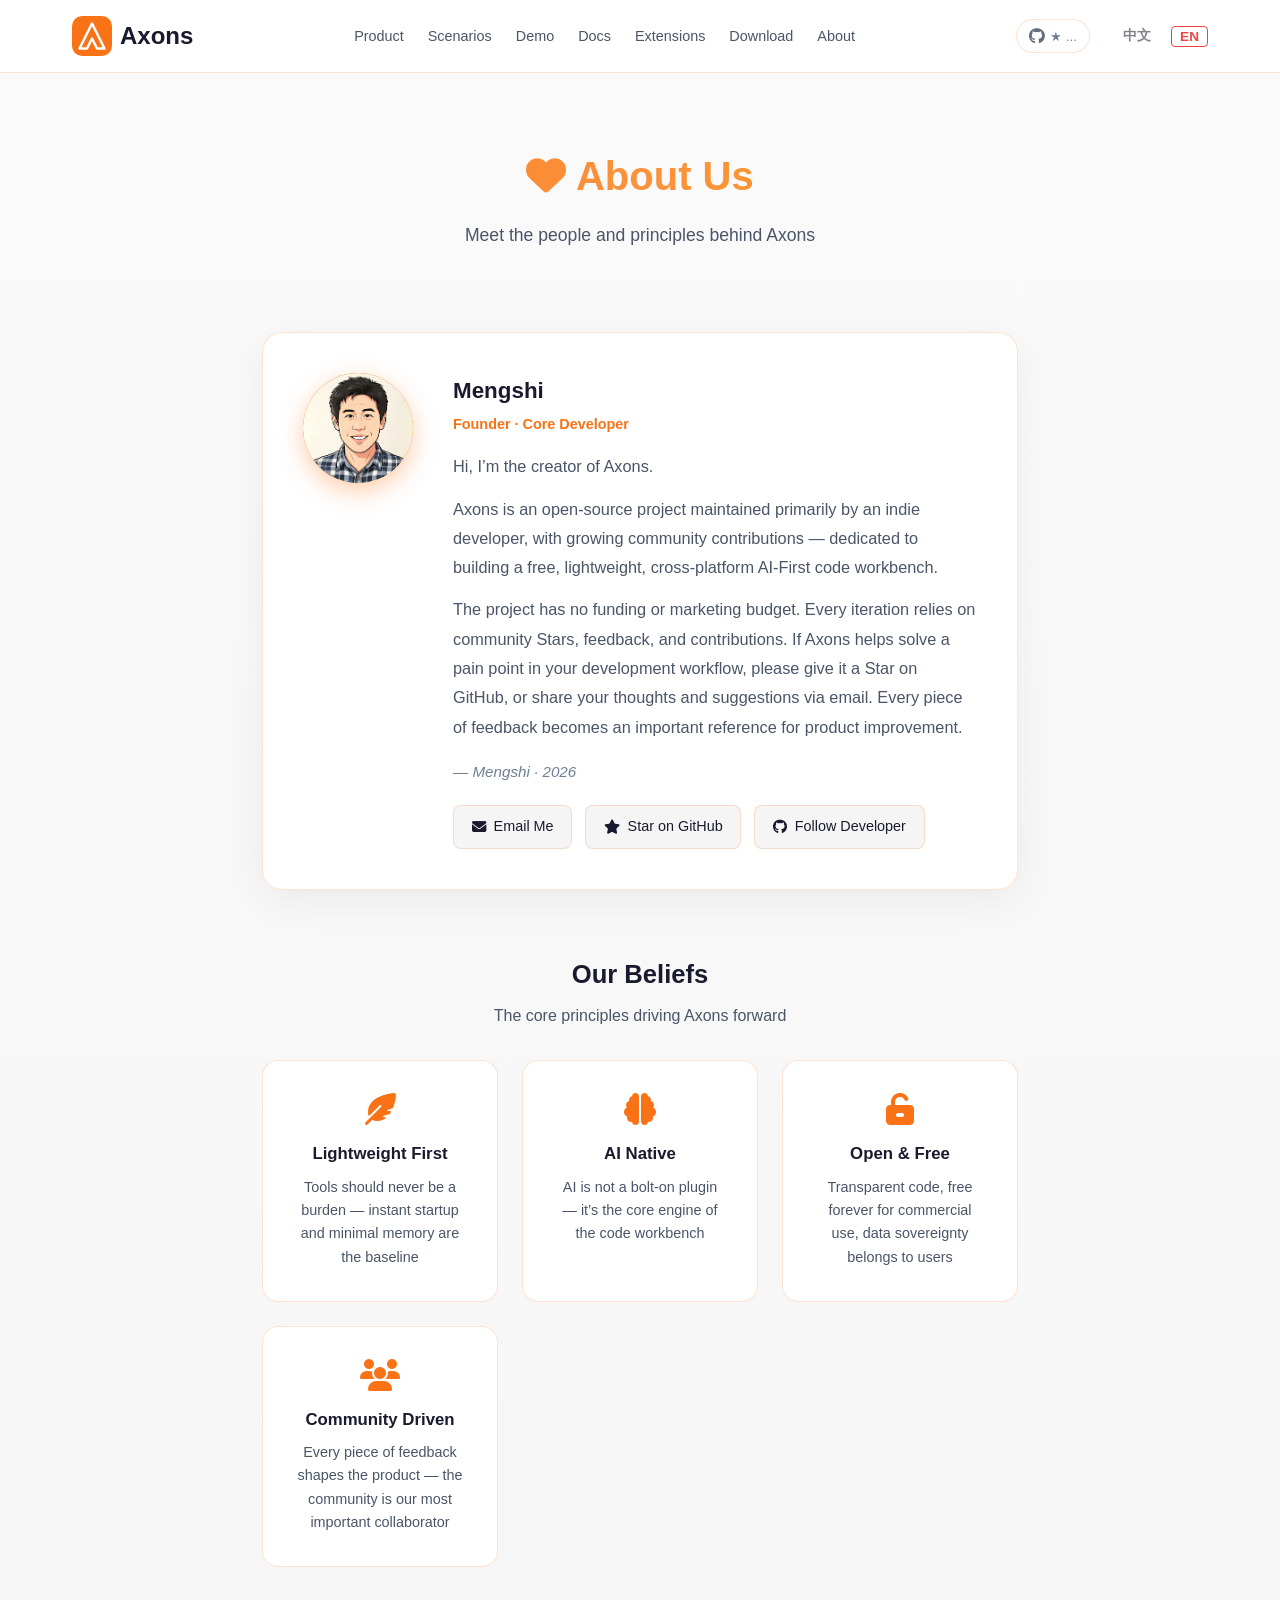
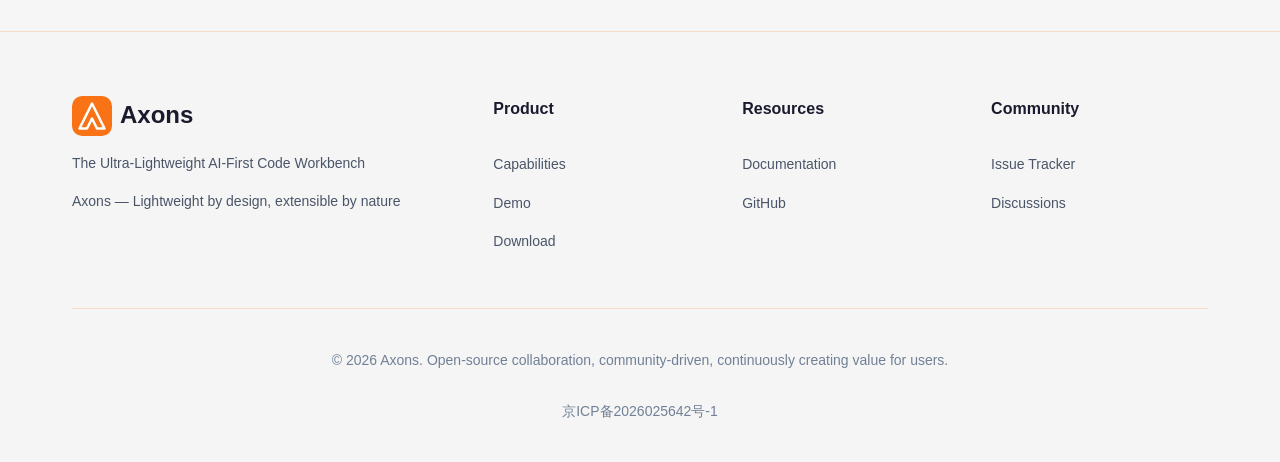
<file: web/about.html>
<!DOCTYPE html>
<html lang="zh-CN">

<head>
    <meta charset="UTF-8">
    <meta name="viewport" content="width=device-width, initial-scale=1.0">
    <title>Axons — 关于我们</title>
    <meta name="description" content="了解 Axons 团队与使命 — 致力于打造免费、轻量、跨平台的 AI-First 代码工作台。">
    <link rel="stylesheet" href="styles.css">
    <link rel="stylesheet" href="public/fontawesome/css/all.min.css">
    <link rel="icon" type="image/svg+xml" href="public/favicon.svg">
    <style>
        body {
            padding-top: 80px;
        }

        /* Hero */
        .about-hero {
            text-align: center;
            padding: 4rem 2rem 2rem;
            position: relative;
            z-index: 10;
        }

        .about-hero h1 {
            font-size: 2.5rem;
            font-weight: 800;
            margin-bottom: 0.75rem;
            background: var(--gradient-primary);
            -webkit-background-clip: text;
            -webkit-text-fill-color: transparent;
            background-clip: text;
        }

        .about-hero p {
            color: var(--text-secondary);
            font-size: 1.1rem;
            max-width: 560px;
            margin: 0 auto;
            line-height: 1.8;
        }

        /* Team section */
        .about-team {
            max-width: 820px;
            margin: 3rem auto 0;
            padding: 0 2rem;
        }

        .about-team-grid {
            display: grid;
            grid-template-columns: 1fr;
            gap: 2rem;
        }

        /* Member card — reuse bn-card structure from styles.css */
        .member-card {
            padding: 2.5rem;
            background: var(--bg-card);
            border: 1px solid var(--border-color);
            border-radius: 20px;
            box-shadow: 0 10px 40px rgba(0, 0, 0, 0.06);
            display: grid;
            grid-template-columns: auto 1fr;
            gap: 2.5rem;
            align-items: start;
            transition: var(--transition-base);
        }

        .member-card:hover {
            box-shadow: 0 12px 48px rgba(249, 115, 22, 0.1);
            border-color: rgba(249, 115, 22, 0.3);
        }

        .member-avatar-circle {
            width: 110px;
            height: 110px;
            border-radius: 50%;
            background: var(--gradient-primary);
            display: flex;
            align-items: center;
            justify-content: center;
            box-shadow: 0 8px 24px rgba(249, 115, 22, 0.35);
            overflow: hidden;
        }

        .member-avatar-circle img {
            width: 100%;
            height: 100%;
            object-fit: cover;
            border-radius: 50%;
        }

        .member-content h3 {
            font-size: 1.4rem;
            margin-bottom: 0.3rem;
            color: var(--text-primary);
        }

        .member-role {
            font-size: 0.9rem;
            color: var(--primary-color);
            font-weight: 600;
            margin-bottom: 1rem;
        }

        .member-content p {
            font-size: 1.02rem;
            line-height: 1.8;
            color: var(--text-secondary);
            margin-bottom: 0.8rem;
        }

        .member-signature {
            font-style: italic;
            color: var(--text-muted) !important;
            margin-top: 1rem !important;
            font-size: 0.95rem !important;
        }

        .member-actions {
            display: flex;
            flex-wrap: wrap;
            gap: 0.8rem;
            margin-top: 1.2rem;
        }

        .member-action-btn {
            display: inline-flex;
            align-items: center;
            gap: 0.5rem;
            padding: 0.6rem 1.1rem;
            background: var(--bg-darker);
            border: 1px solid var(--border-color);
            border-radius: 8px;
            color: var(--text-primary);
            text-decoration: none;
            font-size: 0.9rem;
            font-weight: 500;
            transition: var(--transition-base);
        }

        .member-action-btn:hover {
            border-color: var(--primary-color);
            color: var(--primary-color);
            transform: translateY(-1px);
            background: rgba(249, 115, 22, 0.04);
        }

        /* Values section */
        .about-values {
            max-width: 820px;
            margin: 4rem auto 0;
            padding: 0 2rem;
        }

        .values-grid {
            display: grid;
            grid-template-columns: repeat(auto-fit, minmax(220px, 1fr));
            gap: 1.5rem;
            margin-top: 2rem;
        }

        .value-card {
            padding: 2rem;
            background: var(--bg-card);
            border: 1px solid var(--border-color);
            border-radius: 16px;
            text-align: center;
            transition: var(--transition-base);
        }

        .value-card:hover {
            border-color: rgba(249, 115, 22, 0.3);
            transform: translateY(-2px);
            box-shadow: 0 8px 32px rgba(249, 115, 22, 0.08);
        }

        .value-card i {
            font-size: 2rem;
            color: var(--primary-color);
            margin-bottom: 1rem;
        }

        .value-card h4 {
            font-size: 1.05rem;
            margin-bottom: 0.5rem;
            color: var(--text-primary);
        }

        .value-card p {
            font-size: 0.9rem;
            color: var(--text-secondary);
            line-height: 1.6;
        }

        @media (max-width: 720px) {
            .member-card {
                grid-template-columns: 1fr;
                padding: 2rem 1.5rem;
                gap: 1.5rem;
                text-align: center;
            }

            .member-avatar-circle {
                margin: 0 auto;
            }

            .member-actions {
                justify-content: center;
            }
        }
    </style>
</head>

<body>
    <!-- Navigation bar -->
    <nav class="navbar">
        <div class="nav-container">
            <div class="logo">
                <img src="public/favicon.svg" alt="Axons Logo" class="logo-img">
                <span class="logo-text">Axons</span>
            </div>
            <ul class="nav-menu">
                <li><a href="/" data-i18n="nav.features">产品</a></li>
                <li><a href="/#users" data-i18n="nav.compare">场景</a></li>
                <li><a href="/#demo" data-i18n="nav.demo">演示</a></li>
                <li><a href="/docs" data-i18n="nav.docs">文档</a></li>
                <li><a href="/plugins" data-i18n="nav.plugins">扩展</a></li>
                <li><a href="/#download" data-i18n="nav.download">下载</a></li>
                <li><a href="/about" class="active" data-i18n="nav.about">关于</a></li>
            </ul>
            <div class="nav-actions">
                <a href="https://github.com/mengshi02/axons" target="_blank" rel="noopener" class="nav-github-link"
                    title="Star on GitHub">
                    <i class="fab fa-github"></i>
                    <span class="github-star-count" id="nav-github-stars">★ ...</span>
                </a>
                <div class="lang-switch">
                    <button class="lang-btn active" data-lang="zh">中文</button>
                    <button class="lang-btn" data-lang="en">EN</button>
                </div>
                <div class="hamburger">
                    <span></span>
                    <span></span>
                    <span></span>
                </div>
            </div>
        </div>
    </nav>

    <!-- Hero -->
    <div class="about-hero">
        <h1><i class="fas fa-heart"></i> <span data-i18n="about.hero.title">关于我们</span></h1>
        <p data-i18n="about.hero.subtitle">了解 Axons 背后的人与信念</p>
    </div>

    <!-- Team -->
    <div class="about-team">
        <div class="about-team-grid">
            <!-- Member: Mengshi -->
            <div class="member-card">
                <div class="member-avatar-circle">
                    <img src="snapscreen/me.webp" alt="Mengshi">
                </div>
                <div class="member-content">
                    <h3>Mengshi</h3>
                    <div class="member-role" data-i18n="about.member.mengshi.role">创始人 · 核心开发者</div>
                    <p data-i18n="about.member.mengshi.p1">嗨，我是 Axons 的作者。</p>
                    <p data-i18n="about.member.mengshi.p2">Axons 是一个核心由独立开发者维护、社区共同参与的开源项目，致力于打造免费、轻量、跨平台的 AI-First
                        代码工作台。</p>
                    <p data-i18n="about.member.mengshi.p3">项目目前没有融资、也没有市场预算，每一次迭代都离不开社区用户的 Star、反馈与贡献。如果 Axons
                        帮你解决了开发中的痛点，欢迎给项目点个 Star，也可以通过邮件或 GitHub 告诉我你的使用感受与建议。你的每一条反馈，都会成为产品优化的重要参考。</p>
                    <p class="member-signature" data-i18n="about.member.mengshi.sig">— Mengshi · 2026</p>
                    <div class="member-actions">
                        <a href="mailto:contact@axons.chat" class="member-action-btn">
                            <i class="fas fa-envelope"></i>
                            <span data-i18n="about.member.mengshi.email">发邮件给我</span>
                        </a>
                        <a href="https://github.com/mengshi02/axons" target="_blank" rel="noopener"
                            class="member-action-btn">
                            <i class="fas fa-star"></i>
                            <span data-i18n="about.member.mengshi.star">Star on GitHub</span>
                        </a>
                        <a href="https://github.com/mengshi02" target="_blank" rel="noopener" class="member-action-btn">
                            <i class="fab fa-github"></i>
                            <span data-i18n="about.member.mengshi.github">关注开发者</span>
                        </a>
                    </div>
                </div>
            </div>
        </div>
    </div>

    <!-- Values -->
    <div class="about-values">
        <h2 style="text-align:center;font-size:1.6rem;margin-bottom:0.5rem;" data-i18n="about.values.title">我们的信念</h2>
        <p style="text-align:center;color:var(--text-secondary);" data-i18n="about.values.subtitle">驱动 Axons 前行的核心原则</p>
        <div class="values-grid">
            <div class="value-card">
                <i class="fas fa-feather-alt"></i>
                <h4 data-i18n="about.values.lightweight.title">轻量至上</h4>
                <p data-i18n="about.values.lightweight.desc">工具不应成为负担，秒级启动、极低内存是底线</p>
            </div>
            <div class="value-card">
                <i class="fas fa-brain"></i>
                <h4 data-i18n="about.values.ai.title">AI 原生</h4>
                <p data-i18n="about.values.ai.desc">AI 不是外挂插件，而是代码工作台的核心引擎</p>
            </div>
            <div class="value-card">
                <i class="fas fa-unlock-alt"></i>
                <h4 data-i18n="about.values.opensource.title">开源免费</h4>
                <p data-i18n="about.values.opensource.desc">代码透明、永久免费商用，数据主权归属用户</p>
            </div>
            <div class="value-card">
                <i class="fas fa-users"></i>
                <h4 data-i18n="about.values.community.title">社区驱动</h4>
                <p data-i18n="about.values.community.desc">每一条反馈都在塑造产品，社区是最重要的协作者</p>
            </div>
        </div>
    </div>

    <div style="height:4rem;"></div>

    <!-- Footer -->
    <footer class="footer">
        <div class="container">
            <div class="footer-content">
                <div class="footer-brand">
                    <div class="logo">
                        <img src="public/favicon.svg" alt="Axons Logo" class="logo-img">
                        <span class="logo-text">Axons</span>
                    </div>
                    <p data-i18n="footer.tagline">极致轻量的 AI-First 代码工作台</p>
                    <p class="footer-mission" data-i18n="footer.mission">由独立开发者维护的开源项目 · 靠你的 Star 持续运转</p>
                </div>
                <div class="footer-links">
                    <div class="footer-column">
                        <h4 data-i18n="footer.product">产品</h4>
                        <a href="/#features" data-i18n="footer.features">核心能力</a>
                        <a href="/#demo" data-i18n="footer.demo">演示</a>
                        <a href="/#download" data-i18n="footer.download">下载</a>
                    </div>
                    <div class="footer-column">
                        <h4 data-i18n="footer.resources">资源</h4>
                        <a href="/docs" data-i18n="footer.docs">文档</a>
                        <a href="https://github.com/mengshi02/axons" target="_blank">GitHub</a>
                    </div>
                    <div class="footer-column">
                        <h4 data-i18n="footer.community">社区</h4>
                        <a href="https://github.com/mengshi02/axons/issues" target="_blank"
                            data-i18n="footer.issues">Issue Tracker</a>
                        <a href="https://github.com/mengshi02/axons/discussions" target="_blank"
                            data-i18n="footer.discussions">Discussions</a>
                    </div>
                </div>
            </div>
            <div class="footer-bottom">
                <p data-i18n="footer.copyright" data-i18n-html>© 2026 Axons. 开源共创，社区驱动，持续为用户创造价值。</p>
                <p class="footer-icp"><a href="https://beian.miit.gov.cn/" target="_blank"
                        rel="noopener">京ICP备2026025642号-1</a></p>
            </div>
        </div>
    </footer>

    <script>
        // ==================== i18n for about page ====================
        const aboutTranslations = {
            en: {
                // Navigation
                'nav.features': 'Product',
                'nav.compare': 'Scenarios',
                'nav.demo': 'Demo',
                'nav.docs': 'Docs',
                'nav.plugins': 'Extensions',
                'nav.download': 'Download',
                'nav.about': 'About',

                // Footer
                'footer.tagline': 'The Ultra-Lightweight AI-First Code Workbench',
                'footer.mission': 'Axons — Lightweight by design, extensible by nature',
                'footer.product': 'Product',
                'footer.features': 'Capabilities',
                'footer.demo': 'Demo',
                'footer.download': 'Download',
                'footer.resources': 'Resources',
                'footer.docs': 'Documentation',
                'footer.community': 'Community',
                'footer.issues': 'Issue Tracker',
                'footer.discussions': 'Discussions',
                'footer.indie': 'Open-source collaboration, community-driven, continuously creating value for users.',
                'footer.copyright': '&copy; ' + new Date().getFullYear() + ' Axons. Open-source collaboration, community-driven, continuously creating value for users.',

                // About page
                'about.hero.title': 'About Us',
                'about.hero.subtitle': 'Meet the people and principles behind Axons',
                'about.member.mengshi.role': 'Founder · Core Developer',
                'about.member.mengshi.p1': 'Hi, I\u2019m the creator of Axons.',
                'about.member.mengshi.p2': 'Axons is an open-source project maintained primarily by an indie developer, with growing community contributions — dedicated to building a free, lightweight, cross-platform AI-First code workbench.',
                'about.member.mengshi.p3': 'The project has no funding or marketing budget. Every iteration relies on community Stars, feedback, and contributions. If Axons helps solve a pain point in your development workflow, please give it a Star on GitHub, or share your thoughts and suggestions via email. Every piece of feedback becomes an important reference for product improvement.',
                'about.member.mengshi.sig': '— Mengshi · ' + new Date().getFullYear(),
                'about.member.mengshi.email': 'Email Me',
                'about.member.mengshi.star': 'Star on GitHub',
                'about.member.mengshi.github': 'Follow Developer',
                'about.values.title': 'Our Beliefs',
                'about.values.subtitle': 'The core principles driving Axons forward',
                'about.values.lightweight.title': 'Lightweight First',
                'about.values.lightweight.desc': 'Tools should never be a burden — instant startup and minimal memory are the baseline',
                'about.values.ai.title': 'AI Native',
                'about.values.ai.desc': 'AI is not a bolt-on plugin — it\u2019s the core engine of the code workbench',
                'about.values.opensource.title': 'Open & Free',
                'about.values.opensource.desc': 'Transparent code, free forever for commercial use, data sovereignty belongs to users',
                'about.values.community.title': 'Community Driven',
                'about.values.community.desc': 'Every piece of feedback shapes the product — the community is our most important collaborator'
            },
            zh: {
                // Navigation
                'nav.features': '产品',
                'nav.compare': '场景',
                'nav.demo': '演示',
                'nav.docs': '文档',
                'nav.plugins': '扩展',
                'nav.download': '下载',
                'nav.about': '关于',

                // Footer
                'footer.tagline': '极致轻量的 AI-First 代码工作台',
                'footer.mission': 'Axons — 轻量为基，扩展为魂',
                'footer.product': '产品',
                'footer.features': '核心能力',
                'footer.demo': '演示',
                'footer.download': '下载',
                'footer.resources': '资源',
                'footer.docs': '文档',
                'footer.community': '社区',
                'footer.issues': '问题反馈',
                'footer.discussions': '讨论区',
                'footer.indie': '开源共创，社区驱动，持续为用户创造价值。',
                'footer.copyright': '&copy; ' + new Date().getFullYear() + ' Axons. 开源共创，社区驱动，持续为用户创造价值。',

                // About page
                'about.hero.title': '关于我们',
                'about.hero.subtitle': '了解 Axons 背后的人与信念',
                'about.member.mengshi.role': '创始人 · 核心开发者',
                'about.member.mengshi.p1': '嗨，我是 Axons 的作者。',
                'about.member.mengshi.p2': 'Axons 是一个核心由独立开发者维护、社区共同参与的开源项目，致力于打造免费、轻量、跨平台的 AI-First 代码工作台。',
                'about.member.mengshi.p3': '项目目前没有融资、也没有市场预算，每一次迭代都离不开社区用户的 Star、反馈与贡献。如果 Axons 帮你解决了开发中的痛点，欢迎给项目点个 Star，也可以通过邮件或 GitHub 告诉我你的使用感受与建议。你的每一条反馈，都会成为产品优化的重要参考。',
                'about.member.mengshi.sig': '— Mengshi · ' + new Date().getFullYear(),
                'about.member.mengshi.email': '发邮件给我',
                'about.member.mengshi.star': 'Star on GitHub',
                'about.member.mengshi.github': '关注开发者',
                'about.values.title': '我们的信念',
                'about.values.subtitle': '驱动 Axons 前行的核心原则',
                'about.values.lightweight.title': '轻量至上',
                'about.values.lightweight.desc': '工具不应成为负担，秒级启动、极低内存是底线',
                'about.values.ai.title': 'AI 原生',
                'about.values.ai.desc': 'AI 不是外挂插件，而是代码工作台的核心引擎',
                'about.values.opensource.title': '开源免费',
                'about.values.opensource.desc': '代码透明、永久免费商用，数据主权归属用户',
                'about.values.community.title': '社区驱动',
                'about.values.community.desc': '每一条反馈都在塑造产品，社区是最重要的协作者'
            }
        };

        // Detect language
        let currentLang = localStorage.getItem('axons-lang') || (navigator.language.startsWith('zh') ? 'zh' : 'en');

        function t(key) {
            return (aboutTranslations[currentLang] && aboutTranslations[currentLang][key]) || key;
        }

        function applyAboutI18n() {
            document.querySelectorAll('[data-i18n]').forEach(el => {
                const key = el.getAttribute('data-i18n');
                const val = t(key);
                if (val && val !== key) {
                    if (el.hasAttribute('data-i18n-html')) {
                        el.innerHTML = val;
                    } else {
                        el.textContent = val;
                    }
                }
            });
            document.documentElement.lang = currentLang === 'zh' ? 'zh-CN' : 'en';
        }

        function setLang(lang) {
            currentLang = lang;
            localStorage.setItem('axons-lang', lang);
            applyAboutI18n();
        }

        // ==================== Language switch ====================
        document.querySelectorAll('.lang-btn').forEach(btn => {
            btn.addEventListener('click', () => {
                document.querySelectorAll('.lang-btn').forEach(b => b.classList.remove('active'));
                btn.classList.add('active');
                setLang(btn.dataset.lang);
            });
            if (btn.dataset.lang === currentLang) btn.classList.add('active');
            else btn.classList.remove('active');
        });

        // ==================== Mobile menu ====================
        const hamburger = document.querySelector('.hamburger');
        const navMenu = document.querySelector('.nav-menu');
        if (hamburger && navMenu) {
            hamburger.addEventListener('click', () => {
                hamburger.classList.toggle('active');
                navMenu.classList.toggle('active');
            });
            document.querySelectorAll('.nav-menu a').forEach(link => {
                link.addEventListener('click', () => {
                    hamburger.classList.remove('active');
                    navMenu.classList.remove('active');
                });
            });
        }

        // ==================== Navbar scroll effect ====================
        const navbar = document.querySelector('.navbar');
        window.addEventListener('scroll', () => {
            if (window.scrollY > 50) navbar.classList.add('scrolled');
            else navbar.classList.remove('scrolled');
        });

        // ==================== GitHub stars ====================
        fetch('https://api.github.com/repos/mengshi02/axons')
            .then(r => r.json())
            .then(data => {
                if (data.stargazers_count !== undefined) {
                    document.getElementById('nav-github-stars').textContent = '★ ' + data.stargazers_count;
                }
            })
            .catch(() => { });

        // Init
        applyAboutI18n();
    </script>
</body>

</html>
</file>
<file: web/styles.css>
/* ==================== 全局样式 ==================== */
:root {
    --primary-color: #F97316;
    --primary-dark: #EA580C;
    --primary-light: #FB923C;
    --primary-lighter: #FDBA74;
    --secondary-color: #F59E0B;
    --accent-color: #EF4444;
    --success-color: #10B981;
    --danger-color: #DC2626;

    --bg-dark: #FAFAFA;
    --bg-darker: #F5F5F5;
    --bg-card: rgba(255, 255, 255, 0.95);
    --bg-glass: rgba(255, 255, 255, 0.8);

    --text-primary: #1A1A2E;
    --text-secondary: #4A5568;
    --text-muted: #718096;

    --border-color: rgba(249, 115, 22, 0.2);
    --shadow-color: rgba(0, 0, 0, 0.08);

    --gradient-primary: linear-gradient(135deg, #F97316 0%, #FB923C 50%, #F59E0B 100%);
    --gradient-accent: linear-gradient(135deg, #F97316 0%, #EF4444 100%);
    --gradient-bg: linear-gradient(180deg, #FAFAFA 0%, #F5F5F5 100%);
    --gradient-glow: radial-gradient(circle at center, rgba(249, 115, 22, 0.08) 0%, transparent 70%);

    --font-family: -apple-system, BlinkMacSystemFont, 'Segoe UI', 'PingFang SC', 'Hiragino Sans GB', 'Microsoft YaHei', sans-serif;
    --transition-base: all 0.3s cubic-bezier(0.4, 0, 0.2, 1);
}

* {
    margin: 0;
    padding: 0;
    box-sizing: border-box;
}

html {
    scroll-behavior: smooth;
    font-size: 16px;
    overflow-x: hidden;
}

body {
    font-family: var(--font-family);
    background: var(--gradient-bg);
    color: var(--text-primary);
    line-height: 1.6;
    overflow-x: hidden;
    position: relative;
    width: 100%;
    max-width: 100vw;
}

.container {
    max-width: 1200px;
    margin: 0 auto;
    padding: 0 2rem;
}

/* ==================== 人像图谱容器 ==================== */
.human-graph-container {
    width: 220px;
    height: 190px;
    margin: 1rem auto 0;
    position: relative;
    z-index: 10;
}

#head-graph-svg {
    width: 100%;
    height: 100%;
    display: block;
}

/* ==================== 四大要素支柱 ==================== */
.four-pillars {
    display: flex;
    justify-content: center;
    gap: 2rem;
    margin-bottom: 2.5rem;
    flex-wrap: wrap;
}

.pillar-item {
    display: flex;
    flex-direction: column;
    align-items: center;
    gap: 0.5rem;
    padding: 1rem 1.5rem;
    background: var(--bg-glass);
    border: 1px solid var(--border-color);
    border-radius: 16px;
    backdrop-filter: blur(10px);
    transition: var(--transition-base);
    cursor: default;
}

.pillar-item:hover {
    transform: translateY(-5px);
    border-color: var(--primary-light);
    box-shadow: 0 8px 24px rgba(249, 115, 22, 0.25);
}

.pillar-icon {
    width: 48px;
    height: 48px;
    background: var(--gradient-primary);
    border-radius: 12px;
    display: flex;
    align-items: center;
    justify-content: center;
    font-size: 1.25rem;
    color: white;
    transition: var(--transition-base);
}

.pillar-item:hover .pillar-icon {
    transform: scale(1.15);
    box-shadow: 0 4px 16px rgba(249, 115, 22, 0.4);
}

.pillar-item span {
    font-size: 0.9rem;
    font-weight: 600;
    color: var(--text-primary);
}

/* ==================== 产品力分类区域 ==================== */
.feature-category {
    margin-bottom: 4rem;
}

.feature-category:last-child {
    margin-bottom: 0;
}

.category-header {
    text-align: center;
    margin-bottom: 2rem;
}

.category-badge {
    display: inline-block;
    padding: 0.35rem 1rem;
    border-radius: 20px;
    font-size: 0.8rem;
    font-weight: 700;
    letter-spacing: 0.05em;
    text-transform: uppercase;
    margin-bottom: 0.75rem;
    color: white;
}

.badge-engine {
    background: linear-gradient(135deg, #6366F1 0%, #8B5CF6 100%);
}

.badge-agent {
    background: linear-gradient(135deg, #F97316 0%, #F59E0B 100%);
}

.badge-tool {
    background: linear-gradient(135deg, #10B981 0%, #34D399 100%);
}

.badge-native {
    background: linear-gradient(135deg, #EF4444 0%, #F97316 100%);
}

.badge-security {
    background: linear-gradient(135deg, #059669 0%, #10B981 100%);
}

.category-title {
    font-size: 1.25rem;
    font-weight: 600;
    color: var(--text-secondary);
}

/* 特色卡片渐变 - 核心引擎 */
.feature-graph .feature-icon {
    background: linear-gradient(135deg, #6366F1 0%, #8B5CF6 100%);
}

.feature-analysis .feature-icon {
    background: linear-gradient(135deg, #0EA5E9 0%, #06B6D4 100%);
}

.feature-context .feature-icon {
    background: linear-gradient(135deg, #8B5CF6 0%, #A78BFA 100%);
}

/* 特色卡片渐变 - 智能体 */
.feature-multi-agent .feature-icon {
    background: linear-gradient(135deg, #F97316 0%, #FB923C 100%);
}

.feature-dialogue .feature-icon {
    background: linear-gradient(135deg, #F59E0B 0%, #FBBF24 100%);
}

.feature-memory .feature-icon {
    background: linear-gradient(135deg, #EF4444 0%, #F87171 100%);
}

.feature-vector .feature-icon {
    background: linear-gradient(135deg, #EC4899 0%, #F472B6 100%);
}

/* 特色卡片渐变 - 工具 */
.feature-terminal .feature-icon {
    background: linear-gradient(135deg, #10B981 0%, #34D399 100%);
}

.feature-editor .feature-icon {
    background: linear-gradient(135deg, #059669 0%, #10B981 100%);
}

/* 特色卡片渐变 - AI原生 */
.feature-cli .feature-icon {
    background: linear-gradient(135deg, #EF4444 0%, #F97316 100%);
}

.feature-container .feature-icon {
    background: linear-gradient(135deg, #DC2626 0%, #EF4444 100%);
}

.feature-crossplatform .feature-icon {
    background: linear-gradient(135deg, #F97316 0%, #F59E0B 100%);
}

/* 特色卡片渐变 - AI编程安全机制 */
.feature-scope .feature-icon {
    background: linear-gradient(135deg, #059669 0%, #10B981 100%);
}

.feature-integrity .feature-icon {
    background: linear-gradient(135deg, #10B981 0%, #34D399 100%);
}

.feature-rollback .feature-icon {
    background: linear-gradient(135deg, #047857 0%, #059669 100%);
}

/* 特性网格布局变体 */
.features-grid-3 {
    grid-template-columns: repeat(3, 1fr);
}

.features-grid-4 {
    grid-template-columns: repeat(4, 1fr);
}

.features-grid-2 {
    grid-template-columns: repeat(2, 1fr);
}

/* 分类区域分隔线 */
.feature-category+.feature-category {
    padding-top: 3rem;
    border-top: 1px solid rgba(249, 115, 22, 0.1);
}

/* ==================== 粒子背景 ==================== */
#particles-container {
    position: fixed;
    top: 0;
    left: 0;
    width: 100%;
    height: 100%;
    z-index: 0;
    pointer-events: none;
}

.particle {
    position: absolute;
    width: 4px;
    height: 4px;
    background: rgba(249, 115, 22, 0.3);
    border-radius: 50%;
    opacity: 0.6;
    animation: float 15s infinite ease-in-out;
    box-shadow: 0 0 10px rgba(249, 115, 22, 0.2);
}

@keyframes float {

    0%,
    100% {
        transform: translateY(0) translateX(0);
    }

    25% {
        transform: translateY(-30px) translateX(20px);
    }

    50% {
        transform: translateY(-15px) translateX(-15px);
    }

    75% {
        transform: translateY(-25px) translateX(10px);
    }
}

/* ==================== 导航栏 ==================== */
.navbar {
    position: fixed;
    top: 0;
    left: 0;
    right: 0;
    z-index: 1000;
    padding: 1rem 0;
    background: rgba(255, 255, 255, 0.9);
    backdrop-filter: blur(20px);
    border-bottom: 1px solid var(--border-color);
    transition: var(--transition-base);
}

.navbar.scrolled {
    padding: 0.5rem 0;
    background: rgba(255, 255, 255, 0.98);
    box-shadow: 0 4px 20px var(--shadow-color);
}

.nav-container {
    max-width: 1200px;
    margin: 0 auto;
    padding: 0 2rem;
    display: flex;
    justify-content: space-between;
    align-items: center;
}

.logo {
    display: flex;
    align-items: center;
    gap: 0.5rem;
    font-size: 1.5rem;
    font-weight: 700;
    color: var(--text-primary);
    text-decoration: none;
}

.logo-img {
    width: 40px;
    height: 40px;
    border-radius: 8px;
    transition: var(--transition-base);
}

.logo-img:hover {
    transform: rotate(360deg) scale(1.1);
}

.nav-menu {
    display: flex;
    list-style: none;
    gap: 1.5rem;
}

.nav-menu a {
    color: var(--text-secondary);
    text-decoration: none;
    font-weight: 500;
    font-size: 0.9rem;
    position: relative;
    padding: 0.5rem 0;
    transition: var(--transition-base);
    white-space: nowrap;
}

.nav-menu a::after {
    content: '';
    position: absolute;
    bottom: 0;
    left: 0;
    width: 0;
    height: 2px;
    background: var(--gradient-primary);
    transition: var(--transition-base);
}

.nav-menu a:hover {
    color: var(--text-primary);
}

.nav-menu a:hover::after {
    width: 100%;
}

.hamburger {
    display: none;
    flex-direction: column;
    gap: 6px;
    cursor: pointer;
    padding: 8px;
    margin: -8px;
    position: relative;
    z-index: 1001;
}

.hamburger span {
    width: 25px;
    height: 2px;
    background: var(--text-primary);
    transition: var(--transition-base);
    pointer-events: none;
}

/* Language Switch */
.nav-actions {
    display: flex;
    align-items: center;
    gap: 1.5rem;
}

.lang-switch {
    display: flex;
    align-items: center;
    gap: 0.7rem;
}

.lang-btn {
    background: none;
    border: 1px solid transparent;
    cursor: pointer;
    padding: 2px 8px;
        font-size: 0.85rem;
        font-weight: 600;
        border-radius: 4px;
        transition: all 0.2s;
        opacity: 0.55;
    color: var(--text-primary);
}

.lang-btn:hover {
    opacity: 0.85;
    border-color: var(--border-color, rgba(255, 255, 255, 0.2));
}

.lang-btn.active {
    opacity: 1;
    border-color: var(--accent-color, #3b82f6);
        color: var(--accent-color, #3b82f6);
}

/* ==================== Hero Section ==================== */
.hero {
    min-height: 100vh;
    display: flex;
    align-items: center;
    justify-content: center;
    padding: 7rem 2rem 4rem;
    position: relative;
    overflow: hidden;
}

/* 背景径向光晕 */
.hero-glow {
    position: absolute;
    width: 720px;
    height: 720px;
    border-radius: 50%;
    filter: blur(100px);
    opacity: 0.55;
    pointer-events: none;
    z-index: 0;
}

.hero-glow-left {
    top: -200px;
    left: -240px;
    background: radial-gradient(circle, rgba(249, 115, 22, 0.35) 0%, transparent 70%);
}

.hero-glow-right {
    bottom: -200px;
    right: -240px;
    background: radial-gradient(circle, rgba(245, 158, 11, 0.28) 0%, transparent 70%);
}

/* 双栏网格 */
.hero-grid {
    position: relative;
    z-index: 10;
    width: 100%;
    max-width: 1280px;
    margin: 0 auto;
    display: grid;
    grid-template-columns: minmax(0, 1fr) minmax(0, 1.05fr);
    gap: 3.5rem;
    align-items: center;
}
.hero-content {
    z-index: 10;
    text-align: left;
    display: flex;
    flex-direction: column;
    align-items: flex-start;
        gap: 1.25rem;
}

.hero-badge {
    display: inline-flex;
    align-items: center;
    gap: 0.5rem;
    padding: 0.5rem 1.25rem;
    background: var(--bg-glass);
    border: 1px solid var(--border-color);
    border-radius: 50px;
    font-size: 0.875rem;
    color: var(--text-secondary);
    margin-bottom: 0;
    backdrop-filter: blur(10px);
}

.badge-icon {
    font-size: 1rem;
}

@keyframes gradient-shift {

    0%,
    100% {
        background-position: 0% 50%;
    }

    50% {
        background-position: 100% 50%;
    }
}

.subtitle {
    color: var(--text-secondary);
    font-size: 1.25rem;
    font-weight: 400;
}

.hero-description {
    font-size: 1.05rem;
    color: var(--text-secondary);
    margin: 0.25rem 0 0.5rem;
        line-height: 1.75;
}

.hero-buttons {
    display: flex;
    gap: 1rem;
    justify-content: flex-start;
    flex-wrap: wrap;
    margin: 0.75rem 0 1.5rem;
}

.btn {
    display: inline-flex;
    align-items: center;
    gap: 0.5rem;
    padding: 1rem 2rem;
    border-radius: 12px;
    font-size: 1rem;
    font-weight: 600;
    text-decoration: none;
    transition: var(--transition-base);
    cursor: pointer;
    border: none;
}

.btn-primary {
    background: var(--gradient-primary);
    color: white;
    box-shadow: 0 10px 30px rgba(249, 115, 22, 0.3);
}

.btn-primary:hover {
    transform: translateY(-3px);
    box-shadow: 0 15px 40px rgba(249, 115, 22, 0.5);
}

.btn-secondary {
    background: var(--bg-glass);
    color: var(--text-primary);
    border: 1px solid var(--border-color);
    backdrop-filter: blur(10px);
}

.btn-secondary:hover {
    background: rgba(255, 255, 255, 0.1);
    border-color: var(--primary-light);
    transform: translateY(-3px);
}

/* Language Support Section */
.language-support {
    margin-top: 1rem;
        text-align: left;
        width: 100%;
}

.support-title {
    font-size: 0.9rem;
    color: var(--text-muted);
    font-weight: 500;
    margin-bottom: 1rem;
        letter-spacing: 0.05em;
        text-transform: uppercase;
}

.language-grid {
    display: grid;
    grid-template-columns: repeat(8, 1fr);
        gap: 0.6rem;
        max-width: 560px;
        margin: 0;
}

.language-item {
    display: flex;
    flex-direction: column;
    align-items: center;
    gap: 0.35rem;
        padding: 0.6rem 0.4rem;
    background: var(--bg-glass);
    border: 1px solid var(--border-color);
    border-radius: 10px;
    transition: var(--transition-base);
}

.language-item:hover {
    transform: translateY(-5px);
    border-color: var(--primary-light);
    box-shadow: 0 8px 20px rgba(249, 115, 22, 0.2);
}

.language-item i {
    font-size: 2.5rem;
    line-height: 1;
}

.language-item .devicon-img {
    width: 1.85rem;
        height: 1.85rem;
    object-fit: contain;
}

.language-item span {
    font-size: 0.75rem;
    color: var(--text-secondary);
    font-weight: 500;
}

/* Right-side product UI showcase */
.hero-showcase {
    position: relative;
    width: 100%;
    display: flex;
        align-items: center;
        justify-content: center;
        z-index: 5;
}

.showcase-frame {
    position: relative;
    width: 100%;
    max-width: 640px;
    border-radius: 18px;
    overflow: hidden;
    background: #1a1a2e;
    border: 1px solid rgba(249, 115, 22, 0.25);
    box-shadow:
        0 30px 80px rgba(249, 115, 22, 0.25),
        0 12px 40px rgba(0, 0, 0, 0.18),
        0 0 0 1px rgba(255, 255, 255, 0.5) inset;
    transform: perspective(1400px) rotateY(-6deg) rotateX(2deg);
    transition: transform 0.6s cubic-bezier(0.4, 0, 0.2, 1);
}

.showcase-frame:hover {
    transform: perspective(1400px) rotateY(-2deg) rotateX(0) translateY(-4px);
}

.showcase-topbar {
    display: flex;
    align-items: center;
    gap: 0.45rem;
    padding: 0.6rem 1rem;
    background: linear-gradient(180deg, #2a2a3e 0%, #1f1f33 100%);
    border-bottom: 1px solid rgba(255, 255, 255, 0.06);
}

.showcase-topbar .dot {
    width: 11px;
    height: 11px;
    border-radius: 50%;
    display: inline-block;
}

.dot-red {
    background: #ff5f56;
}

.dot-yellow {
    background: #ffbd2e;
}

.dot-green {
    background: #27c93f;
}

.showcase-title {
    margin-left: 0.75rem;
    font-size: 0.78rem;
    color: rgba(255, 255, 255, 0.55);
    letter-spacing: 0.04em;
}

.showcase-img {
    width: 100%;
    height: auto;
    display: block;
}

/* Floating Cards 围绕产品图 */
.floating-card {
    position: absolute;
    padding: 0.85rem 1.25rem;
    background: var(--bg-card);
    border: 1px solid var(--border-color);
    border-radius: 14px;
    backdrop-filter: blur(20px);
    display: flex;
    align-items: center;
    gap: 0.6rem;
        font-size: 0.85rem;
        font-weight: 600;
        color: var(--text-primary);
        box-shadow: 0 12px 36px rgba(249, 115, 22, 0.18), 0 4px 12px rgba(0, 0, 0, 0.06);
    animation: card-float 6s ease-in-out infinite;
    z-index: 6;
        white-space: nowrap;
}

.floating-card i {
    font-size: 1.05rem;
        color: var(--primary-color);
}

.card-1 {
    top: -22px;
        left: -34px;
    animation-delay: 0s;
}

.card-2 {
    top: 18%;
        right: -42px;
    animation-delay: 1.5s;
}

.card-3 {
    bottom: 22%;
        left: -50px;
    animation-delay: 3s;
}

.card-4 {
    bottom: -22px;
        right: -28px;
    animation-delay: 4.5s;
}

@keyframes card-float {

    0%,
    100% {
        transform: translateY(0);
    }

    50% {
        transform: translateY(-12px);
    }
}

/* ==================== Features Section ==================== */
.features {
    padding: 6rem 0;
    position: relative;
    z-index: 10;
}

.section-header {
    text-align: center;
    margin-bottom: 4rem;
}

.section-title {
    font-size: 2.5rem;
    font-weight: 800;
    margin-bottom: 1rem;
    background: var(--gradient-primary);
    -webkit-background-clip: text;
    background-clip: text;
    -webkit-text-fill-color: transparent;
}

.section-subtitle {
    font-size: 1.125rem;
    color: var(--text-secondary);
}

/* Hero 新增样式 */
.hero-eyebrow {
    font-size: 0.95rem;
    font-weight: 700;
    color: var(--primary-color);
    letter-spacing: 0.18em;
    text-transform: uppercase;
    margin: 0;
}
.hero-title {
    font-size: 5rem;
    font-weight: 900;
    line-height: 1.05;
    background: var(--gradient-primary);
    -webkit-background-clip: text;
    background-clip: text;
    -webkit-text-fill-color: transparent;
    letter-spacing: -0.03em;
        margin: 0;
}

.hero-positioning {
    font-size: 1.75rem;
    font-weight: 700;
    color: var(--primary-color);
    letter-spacing: 0.1em;
}

.hero-subtitle {
    font-size: 1.15rem;
    color: var(--text-secondary);
    font-weight: 500;
    margin: 0;
}

.hero-declaration {
    align-self: flex-start;
    display: inline-block;
    padding: 0.5rem 1.25rem;
    background: rgba(249, 115, 22, 0.08);
    border: 1px solid rgba(249, 115, 22, 0.25);
    border-radius: 50px;
    color: var(--primary-color);
    font-size: 0.9rem;
    font-weight: 600;
    margin: 0.25rem 0;
}

.hero-selling-points {
    display: flex;
    gap: 0.6rem;
    flex-wrap: wrap;
    justify-content: flex-start;
        margin: 0.25rem 0;
}

.selling-point {
    padding: 0.45rem 0.9rem;
    background: var(--bg-glass);
    border: 1px solid var(--border-color);
    border-radius: 10px;
        font-size: 0.82rem;
    color: var(--text-secondary);
    backdrop-filter: blur(10px);
}

/* 核心能力网格 */
.core-features-grid {
    display: grid;
    grid-template-columns: repeat(2, 1fr);
    gap: 2rem;
    margin-bottom: 4rem;
}

.core-feature-card {
    background: var(--bg-card);
    border: 1px solid var(--border-color);
    border-radius: 20px;
    padding: 2.5rem;
    transition: var(--transition-base);
    position: relative;
    overflow: hidden;
}

.core-feature-card::before {
    content: '';
    position: absolute;
    top: 0;
    left: 0;
    right: 0;
    height: 3px;
    background: var(--gradient-primary);
    transform: scaleX(0);
    transition: var(--transition-base);
}

.core-feature-card:hover {
    transform: translateY(-6px);
    border-color: var(--primary-light);
    box-shadow: 0 20px 40px rgba(249, 115, 22, 0.15);
}

.core-feature-card:hover::before {
    transform: scaleX(1);
}

.core-feature-icon {
    width: 60px;
    height: 60px;
    border-radius: 16px;
    display: flex;
    align-items: center;
    justify-content: center;
    font-size: 1.5rem;
    color: white;
    margin-bottom: 1.5rem;
}

.core-feature-icon.icon-graph {
    background: linear-gradient(135deg, #6366F1 0%, #8B5CF6 100%);
}

.core-feature-icon.icon-lang {
    background: linear-gradient(135deg, #0EA5E9 0%, #06B6D4 100%);
}

.core-feature-icon.icon-agent {
    background: linear-gradient(135deg, #EC4899 0%, #F43F5E 100%);
}

.core-feature-icon.icon-cce {
    background: linear-gradient(135deg, #8B5CF6 0%, #A855F7 100%);
}
.core-feature-icon.icon-refactor {
    background: linear-gradient(135deg, #F97316 0%, #FB923C 100%);
}

.core-feature-icon.icon-private {
    background: linear-gradient(135deg, #059669 0%, #10B981 100%);
}

.core-feature-card h3 {
    font-size: 1.5rem;
    margin-bottom: 1rem;
    color: var(--text-primary);
}

.core-feature-card p {
    color: var(--text-secondary);
    line-height: 1.7;
}

/* 增量图谱板块 */
.incremental-feature {
    background: linear-gradient(135deg, rgba(99, 102, 241, 0.05) 0%, rgba(139, 92, 246, 0.05) 100%);
    border: 1px solid rgba(99, 102, 241, 0.15);
    border-radius: 24px;
    padding: 3rem;
    position: relative;
    overflow: hidden;
}

.incremental-badge {
    display: inline-block;
    padding: 0.35rem 1rem;
    border-radius: 20px;
    font-size: 0.8rem;
    font-weight: 700;
    letter-spacing: 0.05em;
    color: white;
    background: linear-gradient(135deg, #6366F1 0%, #8B5CF6 100%);
    margin-bottom: 1.5rem;
}

.incremental-content {
    display: grid;
    grid-template-columns: 1fr 1fr;
    gap: 3rem;
    align-items: center;
}

.incremental-left h3 {
    font-size: 1.75rem;
    font-weight: 700;
    color: var(--text-primary);
    margin-bottom: 1rem;
}

.incremental-left p {
    color: var(--text-secondary);
    line-height: 1.7;
    margin-bottom: 1.5rem;
}

.incremental-benefits {
    list-style: none;
    padding: 0;
}

.incremental-benefits li {
    padding: 0.5rem 0;
    font-size: 1rem;
    color: var(--text-secondary);
}

.incremental-visual {
    display: flex;
    flex-direction: column;
    gap: 1.5rem;
    align-items: center;
}

.compare-box {
    width: 100%;
    padding: 1.5rem;
    border-radius: 16px;
    text-align: center;
}

.compare-old {
    background: rgba(239, 68, 68, 0.06);
    border: 1px solid rgba(239, 68, 68, 0.2);
}

.compare-new {
    background: rgba(16, 185, 129, 0.06);
    border: 1px solid rgba(16, 185, 129, 0.2);
}

.compare-label {
    display: inline-block;
    font-size: 0.85rem;
    font-weight: 700;
    margin-bottom: 0.5rem;
    padding: 0.25rem 0.75rem;
    border-radius: 12px;
}

.compare-old .compare-label {
    background: rgba(239, 68, 68, 0.1);
    color: #EF4444;
}

.compare-new .compare-label {
    background: rgba(16, 185, 129, 0.1);
    color: #10B981;
}

.compare-box p {
    font-size: 0.95rem;
    color: var(--text-secondary);
    line-height: 1.6;
}

.compare-arrow {
    font-size: 1.5rem;
    color: var(--primary-color);
    font-weight: 700;
}

/* ==================== Comparison Section ==================== */
.comparison-section {
    padding: 6rem 0;
    position: relative;
    z-index: 10;
    background: var(--gradient-bg);
}

.comparison-grid {
    display: grid;
    grid-template-columns: repeat(3, 1fr);
    gap: 2rem;
}

.comparison-card {
    background: var(--bg-card);
    border: 1px solid var(--border-color);
    border-radius: 20px;
    padding: 2.5rem;
    text-align: center;
    transition: var(--transition-base);
}

.comparison-card:hover {
    transform: translateY(-6px);
    box-shadow: 0 20px 40px rgba(0, 0, 0, 0.08);
}

.comp-axons {
    border-color: var(--primary-color);
    box-shadow: 0 0 0 1px var(--primary-color), 0 10px 30px rgba(249, 115, 22, 0.15);
}

.comp-icon {
    width: 56px;
    height: 56px;
    border-radius: 16px;
    display: flex;
    align-items: center;
    justify-content: center;
    font-size: 1.5rem;
    color: white;
    margin: 0 auto 1.5rem;
}

.comp-ai .comp-icon {
    background: linear-gradient(135deg, #94A3B8 0%, #64748B 100%);
}

.comp-audit .comp-icon {
    background: linear-gradient(135deg, #0EA5E9 0%, #0284C7 100%);
}

.comp-axons .comp-icon {
    background: var(--gradient-primary);
}

.comparison-card h3 {
    font-size: 1.25rem;
    margin-bottom: 1rem;
    color: var(--text-primary);
}

.comparison-card p {
    color: var(--text-secondary);
    line-height: 1.7;
    margin-bottom: 1.5rem;
}

.comp-tag {
    display: inline-block;
    padding: 0.35rem 1rem;
    border-radius: 20px;
    font-size: 0.8rem;
    font-weight: 600;
    background: var(--bg-darker);
    color: var(--text-muted);
}

.comp-axons .comp-tag {
    background: rgba(249, 115, 22, 0.1);
    color: var(--primary-color);
}

/* ==================== Scenarios Section ==================== */
.scenarios-section {
    padding: 6rem 0;
    position: relative;
    z-index: 10;
}

.scenarios-grid {
    display: grid;
    grid-template-columns: repeat(5, 1fr);
    gap: 1.5rem;
}

.scenario-card {
    background: var(--bg-card);
    border: 1px solid var(--border-color);
    border-radius: 16px;
    padding: 2rem 1.5rem;
    text-align: center;
    transition: var(--transition-base);
}

.scenario-card:hover {
    transform: translateY(-6px);
    border-color: var(--primary-light);
    box-shadow: 0 15px 30px rgba(249, 115, 22, 0.12);
}

.scenario-card i {
    font-size: 2rem;
    color: var(--primary-color);
    margin-bottom: 1rem;
}

.scenario-card h4 {
    font-size: 1rem;
    font-weight: 700;
    color: var(--text-primary);
    margin-bottom: 0.5rem;
}

.scenario-card p {
    font-size: 0.85rem;
    color: var(--text-muted);
    line-height: 1.5;
}

/* ==================== Pricing Section ==================== */
.pricing-section {
    padding: 6rem 0;
    position: relative;
    z-index: 10;
    background: var(--gradient-bg);
}

.pricing-grid {
    display: grid;
    grid-template-columns: repeat(3, 1fr);
    gap: 2rem;
    align-items: start;
}

.pricing-card {
    background: var(--bg-card);
    border: 1px solid var(--border-color);
    border-radius: 20px;
    padding: 2.5rem;
    text-align: center;
    transition: var(--transition-base);
    position: relative;
}

.pricing-card:hover {
    transform: translateY(-6px);
    box-shadow: 0 20px 40px rgba(0, 0, 0, 0.08);
}

.pricing-featured {
    border-color: var(--primary-color);
    box-shadow: 0 0 0 1px var(--primary-color), 0 10px 30px rgba(249, 115, 22, 0.15);
    transform: scale(1.05);
}

.pricing-featured:hover {
    transform: scale(1.05) translateY(-6px);
}

.pricing-badge {
    position: absolute;
    top: -12px;
    left: 50%;
    transform: translateX(-50%);
    padding: 0.35rem 1.5rem;
    border-radius: 20px;
    font-size: 0.8rem;
    font-weight: 700;
    color: white;
    background: var(--gradient-primary);
}

.pricing-tier {
    font-size: 1.25rem;
    font-weight: 700;
    color: var(--text-primary);
    margin-bottom: 1rem;
}

.pricing-price {
    font-size: 2rem;
    font-weight: 800;
    color: var(--primary-color);
    margin-bottom: 0.5rem;
}

.pricing-annual {
    display: block;
    font-size: 0.8rem;
    color: var(--text-muted);
    font-weight: 400;
}

.pricing-features {
    list-style: none;
    padding: 0;
    margin: 1.5rem 0;
    text-align: left;
}

.pricing-features li {
    padding: 0.5rem 0;
    color: var(--text-secondary);
    font-size: 0.95rem;
    display: flex;
    align-items: center;
    gap: 0.5rem;
}

.pricing-features li i {
    color: var(--success-color);
    font-size: 0.8rem;
}

.pricing-card .btn {
    width: 100%;
    justify-content: center;
}

.btn-outline {
    display: inline-flex;
    align-items: center;
    gap: 0.5rem;
    padding: 0.85rem 2rem;
    border: 2px solid var(--primary-color);
    border-radius: 12px;
    color: var(--primary-color);
    font-weight: 700;
    font-size: 1rem;
    text-decoration: none;
    transition: var(--transition-base);
    background: transparent;
}

.btn-outline:hover {
    background: var(--primary-color);
    color: white;
}

/* ==================== FAQ Section ==================== */
.faq-section {
    padding: 6rem 0;
    position: relative;
    z-index: 10;
}

.faq-list {
    max-width: 800px;
    margin: 0 auto;
}

.faq-item {
    background: var(--bg-card);
    border: 1px solid var(--border-color);
    border-radius: 16px;
    padding: 1.5rem 2rem;
    margin-bottom: 1rem;
    transition: var(--transition-base);
}

.faq-item:hover {
    border-color: var(--primary-light);
}

.faq-question {
    font-size: 1.1rem;
    font-weight: 700;
    color: var(--text-primary);
    margin-bottom: 0.75rem;
}

.faq-answer {
    font-size: 0.95rem;
    color: var(--text-secondary);
    line-height: 1.7;
}

/* Footer mission */
.footer-mission {
    font-size: 0.85rem;
    color: var(--text-muted);
    margin-top: 0.5rem;
}
/* ==================== Demo Section ==================== */
.demo-section {
    padding: 6rem 0;
    position: relative;
    z-index: 10;
    background: rgba(250, 250, 250, 0.5);
}

.video-container {
    max-width: 900px;
    margin: 0 auto;
}

.video-wrapper {
    position: relative;
    border-radius: 8px;
    overflow: hidden;
    background: var(--bg-card);
    border: 1px solid var(--border-color);
    box-shadow: 0 20px 60px rgba(0, 0, 0, 0.12);
}

.video-wrapper video {
    width: 100%;
    display: block;
}

.video-overlay {
    position: absolute;
    top: 0;
    left: 0;
    right: 0;
    bottom: 0;
    background: rgba(0, 0, 0, 0.3);
    display: flex;
    align-items: center;
    justify-content: center;
    transition: var(--transition-base);
}

.video-overlay.hidden {
    opacity: 0;
    pointer-events: none;
}

.play-button {
    width: 80px;
    height: 80px;
    border-radius: 50%;
    background: var(--gradient-primary);
    border: none;
    color: white;
    font-size: 2rem;
    cursor: pointer;
    display: flex;
    align-items: center;
    justify-content: center;
    transition: var(--transition-base);
    box-shadow: 0 10px 40px rgba(249, 115, 22, 0.6);
}

.play-button:hover {
    transform: scale(1.1);
    box-shadow: 0 15px 50px rgba(249, 115, 22, 0.8);
}

/* ==================== Download Section ==================== */
.download-section {
    padding: 6rem 0;
    position: relative;
    z-index: 10;
}

.download-cards {
    display: grid;
    grid-template-columns: repeat(auto-fit, minmax(300px, 1fr));
    gap: 2rem;
    margin-bottom: 3rem;
}

.download-card {
    background: var(--bg-card);
    border: 1px solid var(--border-color);
    border-radius: 24px;
    padding: 2.5rem;
    text-align: center;
    position: relative;
    overflow: visible;
    transition: var(--transition-base);
}

.card-glow {
    position: absolute;
    top: -50%;
    left: -50%;
    width: 200%;
    height: 200%;
    background: radial-gradient(circle, rgba(99, 102, 241, 0.1) 0%, transparent 70%);
    opacity: 0;
    transition: var(--transition-base);
    pointer-events: none;
}

.download-card:hover .card-glow {
    opacity: 1;
}

.download-card:hover {
    transform: translateY(-10px);
    border-color: var(--primary-light);
}

.download-card.featured {
    border-color: var(--primary-light);
    background: linear-gradient(135deg, rgba(249, 115, 22, 0.15) 0%, rgba(251, 146, 60, 0.05) 100%);
}

.download-icon {
    width: 80px;
    height: 80px;
    margin: 0 auto 1.5rem;
    background: var(--bg-glass);
    border: 2px solid var(--border-color);
    border-radius: 20px;
    display: flex;
    align-items: center;
    justify-content: center;
    font-size: 2.5rem;
    color: var(--primary-light);
    transition: var(--transition-base);
}

.download-card:hover .download-icon {
    background: var(--gradient-primary);
    border-color: transparent;
    color: white;
    transform: scale(1.1);
}

.download-card h3 {
    font-size: 1.75rem;
    margin-bottom: 0;
    color: var(--text-primary);
    white-space: nowrap;
}

.version-info {
    color: var(--text-muted);
    font-size: 0.875rem;
    margin-bottom: 1.5rem;
}

.features-list {
    list-style: none;
    margin-bottom: 0;
    text-align: left;
}

.features-list li {
    padding: 0.5rem 0;
    color: var(--text-secondary);
    display: flex;
    align-items: center;
    gap: 0.75rem;
}

.features-list i {
    color: var(--success-color);
}

.download-btn {
    display: inline-flex;
    align-items: center;
    gap: 0.5rem;
    width: 100%;
    justify-content: center;
    padding: 1rem 2rem;
    background: var(--gradient-primary);
    color: white;
    text-decoration: none;
    border-radius: 12px;
    font-weight: 600;
    transition: var(--transition-base);
    box-shadow: 0 8px 24px rgba(249, 115, 22, 0.4);
}

.download-btn:hover {
    transform: translateY(-3px);
    box-shadow: 0 12px 32px rgba(249, 115, 22, 0.6);
}

.file-size {
    margin-top: 1rem;
    font-size: 0.875rem;
    color: var(--text-muted);
}

/* Architecture Selector */
.arch-selector {
    display: flex;
    gap: 0.5rem;
    margin-bottom: 1rem;
    justify-content: center;
    position: relative;
    z-index: 10;
}

.arch-btn {
    flex: 1;
    padding: 0.5rem 1rem;
    background: var(--bg-glass);
    border: 1px solid var(--border-color);
    border-radius: 8px;
    font-size: 0.875rem;
    color: var(--text-secondary);
    cursor: pointer;
    transition: var(--transition-base);
    position: relative;
    z-index: 10;
}

.arch-btn:hover {
    border-color: var(--primary-light);
    color: var(--text-primary);
}

.arch-btn.active {
    background: var(--gradient-primary);
    border-color: transparent;
    color: white;
    font-weight: 500;
}

.system-requirements {
    background: var(--bg-card);
    border: 1px solid var(--border-color);
    border-radius: 16px;
    padding: 2rem;
}

.system-requirements h4 {
    display: flex;
    align-items: center;
    gap: 0.5rem;
    margin-bottom: 1.5rem;
    color: var(--text-primary);
}

.requirements-grid {
    display: grid;
    grid-template-columns: repeat(auto-fit, minmax(250px, 1fr));
    gap: 1rem;
}

.requirement-item {
    color: var(--text-secondary);
    font-size: 0.875rem;
}

/* ==================== Contact Section ==================== */
.contact-section {
    padding: 6rem 0;
    position: relative;
    z-index: 10;
    background: rgba(250, 250, 250, 0.5);
}

.contact-grid {
    display: grid;
    grid-template-columns: repeat(auto-fit, minmax(300px, 1fr));
    gap: 2rem;
}

.contact-card {
    background: var(--bg-card);
    border: 1px solid var(--border-color);
    border-radius: 20px;
    padding: 2.5rem;
    text-align: center;
    transition: var(--transition-base);
}

.contact-card:hover {
    transform: translateY(-10px);
    border-color: var(--primary-light);
    box-shadow: 0 20px 40px rgba(249, 115, 22, 0.3);
}

.contact-icon {
    width: 70px;
    height: 70px;
    margin: 0 auto 1.5rem;
    background: var(--gradient-primary);
    border-radius: 20px;
    display: flex;
    align-items: center;
    justify-content: center;
    font-size: 1.75rem;
    color: white;
}

.contact-card h3 {
    font-size: 1.5rem;
    margin-bottom: 0;
    color: var(--text-primary);
}

.contact-card>p {
    color: var(--text-secondary);
    margin-bottom: 1.5rem;
}

.qr-code {
    margin-bottom: 1.5rem;
}

.qr-code img {
    border-radius: 12px;
    border: 1px solid var(--border-color);
}

.contact-info {
    margin-bottom: 1.5rem;
}

.contact-info p {
    color: var(--text-secondary);
    padding: 0.5rem 0;
    display: flex;
    align-items: center;
    justify-content: center;
    gap: 0.5rem;
}

.contact-info i {
    color: var(--primary-light);
}

.social-links {
    display: flex;
    justify-content: center;
    gap: 1rem;
    margin-bottom: 1.5rem;
}

.social-links a {
    width: 50px;
    height: 50px;
    background: var(--bg-glass);
    border: 1px solid var(--border-color);
    border-radius: 12px;
    display: flex;
    align-items: center;
    justify-content: center;
    color: var(--text-secondary);
    font-size: 1.25rem;
    transition: var(--transition-base);
}

.social-links a:hover {
    background: var(--gradient-primary);
    border-color: transparent;
    color: white;
    transform: translateY(-3px);
}

.contact-link {
    display: inline-block;
    padding: 0.75rem 2rem;
    background: var(--bg-glass);
    border: 1px solid var(--border-color);
    color: var(--text-primary);
    text-decoration: none;
    border-radius: 12px;
    font-weight: 600;
    transition: var(--transition-base);
}

.contact-link:hover {
    background: var(--gradient-primary);
    border-color: transparent;
    color: white;
    transform: translateY(-3px);
}

/* ==================== Footer ==================== */
.footer {
    background: #F5F5F5;
    border-top: 1px solid var(--border-color);
    padding: 4rem 0 2rem;
    position: relative;
    z-index: 10;
}

.footer-content {
    display: grid;
    grid-template-columns: 1fr 2fr;
    gap: 4rem;
    margin-bottom: 3rem;
}

.footer-brand p {
    color: var(--text-secondary);
    margin-top: 1rem;
    font-size: 0.875rem;
}

.footer-links {
    display: grid;
    grid-template-columns: repeat(3, 1fr);
    gap: 2rem;
}

.footer-column h4 {
    color: var(--text-primary);
    margin-bottom: 1.5rem;
    font-size: 1rem;
}

.footer-column a {
    display: block;
    color: var(--text-secondary);
    text-decoration: none;
    padding: 0.5rem 0;
    font-size: 0.875rem;
    transition: var(--transition-base);
}

.footer-column a:hover {
    color: var(--primary-light);
    transform: translateX(5px);
}

.footer-bottom {
    text-align: center;
    padding-top: 2rem;
    border-top: 1px solid var(--border-color);
    display: flex;
    flex-direction: column;
    align-items: center;
    gap: 0.75rem;
}

.footer-icp {
    font-size: 0.75rem;
    color: var(--text-muted);
    margin-top: 0.25rem;
}

.footer-icp a {
    color: var(--text-muted);
    text-decoration: none;
    transition: color 0.2s;
}

.footer-icp a:hover {
    color: var(--text-secondary);
}
.visitor-counter {
    display: inline-flex;
    align-items: center;
    gap: 0.5rem;
    padding: 0.4rem 1rem;
    background: var(--bg-glass);
    border: 1px solid var(--border-color);
    border-radius: 20px;
    font-size: 0.8rem;
    color: var(--text-muted);
    backdrop-filter: blur(10px);
}

.visitor-stats {
    display: flex;
    flex-wrap: wrap;
    justify-content: center;
    align-items: center;
    gap: 0.6rem;
}

.device-counter i {
    color: var(--primary-color);
}

.visitor-counter i {
    color: var(--primary-light);
    font-size: 0.75rem;
}

.visitor-count {
    font-weight: 700;
    color: var(--primary-color);
    min-width: 2ch;
}

.footer-bottom p {
    color: var(--text-muted);
    font-size: 0.875rem;
    margin: 0.5rem 0;
}

/* ==================== 响应式设计 ==================== */
@media (max-width: 1024px) {
    .hero {
            padding: 6rem 1.5rem 3rem;
    }

                                .hero-grid {
                                    grid-template-columns: 1fr;
                                    gap: 3rem;
                                    text-align: center;
    }

    .hero-content {
        align-items: center;
            text-align: center;
            max-width: 720px;
            margin: 0 auto;
    }

                                .hero-title {
                                    font-size: 4rem;
                                }
                
                                .hero-declaration {
                                    align-self: center;
                                }
                
                                .hero-selling-points,
                                .hero-buttons {
                                    justify-content: center;
                                }
                
                                .language-support {
                                    text-align: center;
                                }
                
                                .language-grid {
                                    margin: 0 auto;
                                    grid-template-columns: repeat(4, 1fr);
                                    max-width: 420px;
                                }
                
                                .hero-showcase {
                                    order: 2;
                                }
                
                                .showcase-frame {
                                    max-width: 560px;
                                    transform: none;
                                }
                
                                .floating-card {
        display: none;
    }

    .features-grid-3 {
        grid-template-columns: repeat(auto-fit, minmax(280px, 1fr));
    }

    .features-grid-4 {
        grid-template-columns: repeat(auto-fit, minmax(220px, 1fr));
    }

    .features-grid-2 {
        grid-template-columns: repeat(auto-fit, minmax(300px, 1fr));
    }

    .download-cards {
        grid-template-columns: repeat(auto-fit, minmax(280px, 1fr));
    }

    .contact-grid {
        grid-template-columns: repeat(auto-fit, minmax(280px, 1fr));
    }

    .footer-content {
        gap: 2.5rem;
    }
}

@media (max-width: 768px) {
    html {
        font-size: 14px;
    }

    .hero {
        min-height: auto;
        padding: 7rem 1rem 2rem;
    }

    .hero-badge {
        font-size: 0.8rem;
    }

    .hero-description {
        font-size: 1rem;
        line-height: 1.7;
    }

    .hero-buttons {
        gap: 0.75rem;
        margin-bottom: 2rem;
    }

    .btn {
        padding: 0.875rem 1.5rem;
        font-size: 0.9rem;
    }

    .language-support {
        margin-top: 1.5rem;
    }

    .support-title {
        font-size: 0.9rem;
        margin-bottom: 1rem;
    }

    .language-grid {
        grid-template-columns: repeat(4, 1fr);
            gap: 0.6rem;
            max-width: 320px;
    }

    .language-item {
        padding: 0.6rem 0.4rem;
        }
        
        .hero-title {
            font-size: 3rem;
        }
        
        .hero-subtitle {
            font-size: 1rem;
        }
        
        .showcase-frame {
            max-width: 92%;
    }

    .language-item i {
        font-size: 2rem;
    }

    .language-item span {
        font-size: 0.8rem;
    }

    /* Navigation mobile */
    .navbar {
        padding: 0.75rem 0;
    }

    .nav-container {
        padding: 0 0.75rem;
        flex-wrap: nowrap;
        gap: 0;
    }

    .logo {
        font-size: 1.25rem;
        gap: 0.35rem;
        flex-shrink: 1;
        min-width: 0;
        min-width: 0;
    }

    .logo-img {
        width: 32px;
        height: 32px;
    }

    .nav-menu {
        position: fixed;
        top: 52px;
        left: 0;
        right: 0;
        background: rgba(255, 255, 255, 0.98);
        backdrop-filter: blur(20px);
        flex-direction: column;
        padding: 1.5rem 2rem;
        gap: 0;
        transform: translateY(-150%);
        transition: transform 0.3s cubic-bezier(0.4, 0, 0.2, 1);
        border-bottom: 1px solid var(--border-color);
        box-shadow: 0 8px 24px rgba(0, 0, 0, 0.1);
        z-index: 999;
    }

    .nav-menu.active {
        transform: translateY(0);
    }

    .nav-menu li {
        width: 100%;
    }

    .nav-menu a {
        display: block;
        padding: 1rem 0;
        border-bottom: 1px solid rgba(249, 115, 22, 0.1);
        font-size: 1.1rem;
    }

    .nav-menu a::after {
        display: none;
    }

    .hamburger {
        display: flex;
        flex-shrink: 0;
    }

    .hamburger.active span:nth-child(1) {
        transform: rotate(45deg) translate(6px, 6px);
    }

    .hamburger.active span:nth-child(2) {
        opacity: 0;
    }

    .hamburger.active span:nth-child(3) {
        transform: rotate(-45deg) translate(6px, -6px);
    }

    .lang-switch {
        padding: 0.2rem 0.4rem;
        font-size: 0.7rem;
        flex-shrink: 1;
    }

    .lang-btn {
        font-size: 0.7rem;
        padding: 0.15rem 0.3rem;
    }

    .lang-divider {
        font-size: 0.6rem;
    }

    .nav-actions {
        gap: 0.5rem;
        flex-shrink: 1;
        min-width: 0;
    }

    /* Features */
    .features {
        padding: 4rem 0;
    }

    .section-header {
        margin-bottom: 2.5rem;
    }

    .section-title {
        font-size: 2rem;
    }

    .section-subtitle {
        font-size: 1rem;
    }

    .features-grid,
    .features-grid-3,
    .features-grid-4,
    .features-grid-2,
    .download-cards,
    .contact-grid {
        grid-template-columns: 1fr;
        gap: 1.5rem;
        min-width: 0;
    }

                                                                                                                                                                                                                                                                                                                                                                                                                                                                                                                                                                                                                                                                                                                                                                                                                                                                                                                                                                                                                                                                .core-features-grid {
                                                                                                                                                                                                                                                                                                                                                                                                                                                                                                                                                                                                                                                                                                                                                                                                                                                                                                                                                                                                                                                                    grid-template-columns: 1fr;
                                                                                                                                                                                                                                                                                                                                                                                                                                                                                                                                                                                                                                                                                                                                                                                                                                                                                                                                                                                                                                                                }
                                                                                                                                                                                                                                                                                                                                                                                                                                                                                                                                
                                                                                                                                                                                                                                                                                                                                                                                                                                                                                                                                                                                                                                                                                                                                                                                                                                                                                                                                                                                                                                                                .incremental-content {
                                                                                                                                                                                                                                                                                                                                                                                                                                                                                                                                                                                                                                                                                                                                                                                                                                                                                                                                                                                                                                                                    grid-template-columns: 1fr;
                                                                                                                                                                                                                                                                                                                                                                                                                                                                                                                                                                                                                                                                                                                                                                                                                                                                                                                                                                                                                                                                    gap: 2rem;
                                                                                                                                                                                                                                                                                                                                                                                                                                                                                                                                                                                                                                                                                                                                                                                                                                                                                                                                                                                                                                                                }
                                                                                                                                                                                                                                                                                                                                                                                                                                                                                                                                
                                                                                                                                                                                                                                                                                                                                                                                                                                                                                                                                                                                                                                                                                                                                                                                                                                                                                                                                                                                                                                                                .comparison-grid {
                                                                                                                                                                                                                                                                                                                                                                                                                                                                                                                                                                                                                                                                                                                                                                                                                                                                                                                                                                                                                                                                    grid-template-columns: 1fr;
                                                                                                                                                                                                                                                                                                                                                                                                                                                                                                                                                                                                                                                                                                                                                                                                                                                                                                                                                                                                                                                                }
                                                                                                                                                                                                                                                                                                                                                                                                                                                                                                                                
                                                                                                                                                                                                                                                                                                                                                                                                                                                                                                                                                                                                                                                                                                                                                                                                                                                                                                                                                                                                                                                                .scenarios-grid {
                                                                                                                                                                                                                                                                                                                                                                                                                                                                                                                                                                                                                                                                                                                                                                                                                                                                                                                                                                                                                                                                    grid-template-columns: repeat(2, 1fr);
                                                                                                                                                                                                                                                                                                                                                                                                                                                                                                                                                                                                                                                                                                                                                                                                                                                                                                                                                                                                                                                                }
                                                                                                                                                                                                                                                                                                                                                                                                                                                                                                                                
                                                                                                                                                                                                                                                                                                                                                                                                                                                                                                                                                                                                                                                                                                                                                                                                                                                                                                                                                                                                                                                                .pricing-grid {
                                                                                                                                                                                                                                                                                                                                                                                                                                                                                                                                                                                                                                                                                                                                                                                                                                                                                                                                                                                                                                                                    grid-template-columns: 1fr;
                                                                                                                                                                                                                                                                                                                                                                                                                                                                                                                                                                                                                                                                                                                                                                                                                                                                                                                                                                                                                                                                }
                                                                                                                                                                                                                                                                                                                                                                                                                                                                                                                                
                                                                                                                                                                                                                                                                                                                                                                                                                                                                                                                                                                                                                                                                                                                                                                                                                                                                                                                                                                                                                                                                .pricing-featured {
                                                                                                                                                                                                                                                                                                                                                                                                                                                                                                                                                                                                                                                                                                                                                                                                                                                                                                                                                                                                                                                                    transform: none;
                                                                                                                                                                                                                                                                                                                                                                                                                                                                                                                                                                                                                                                                                                                                                                                                                                                                                                                                                                                                                                                                }
                                                                                                                                                                                                                                                                                                                                                                                                                                                                                                                                
                                                                                                                                                                                                                                                                                                                                                                                                                                                                                                                                                                                                                                                                                                                                                                                                                                                                                                                                                                                                                                                                .pricing-featured:hover {
                                                                                                                                                                                                                                                                                                                                                                                                                                                                                                                                                                                                                                                                                                                                                                                                                                                                                                                                                                                                                                                                    transform: translateY(-6px);
                                                                                                                                                                                                                                                                                                                                                                                                                                                                                                                                                                                                                                                                                                                                                                                                                                                                                                                                                                                                                                                                }
                                                                                                                                                                                                                                                                                                                                                                                                                                                                                                                                
                                                                                                                                                                                                                                                                                                                                                                                                                                                                                                                                                                                                                                                                                                                                                                                                                                                                                                                                                                                                                                                                .hero-title {
                                                                                                                                                                                                                                                                                                                                                                                                                                                                                                                                                                                                                                                                                                                                                                                                                                                                                                                                                                                                                                                                    font-size: 2.5rem;
                                                                                                                                                                                                                                                                                                                                                                                                                                                                                                                                                                                                                                                                                                                                                                                                                                                                                                                                                                                                                                                                }
                                                                                                                                                                                                                                                                                                                                                                                                                                                                                                                                
                                                                                                                                                                                                                                                                                                                                                                                                                                                                                                                                                                                                                                                                                                                                                                                                                                                                                                                                                                                                                                                                .hero-positioning {
                                                                                                                                                                                                                                                                                                                                                                                                                                                                                                                                                                                                                                                                                                                                                                                                                                                                                                                                                                                                                                                                    font-size: 1.35rem;
                                                                                                                                                                                                                                                                                                                                                                                                                                                                                                                                                                                                                                                                                                                                                                                                                                                                                                                                                                                                                                                                }
                                                                                                                                                                                                                                                                                                                                                                                                                                                                                                                                
                                                                                                                                                                                                                                                                                                                                                                                                                                                                                                                                                                                                                                                                                                                                                                                                                                                                                                                                                                                                                                                                .hero-selling-points {
                                                                                                                                                                                                                                                                                                                                                                                                                                                                                                                                                                                                                                                                                                                                                                                                                                                                                                                                                                                                                                                                    flex-direction: column;
                                                                                                                                                                                                                                                                                                                                                                                                                                                                                                                                                                                                                                                                                                                                                                                                                                                                                                                                                                                                                                                                    align-items: center;
                                                                                                                                                                                                                                                                                                                                                                                                                                                                                                                                                                                                                                                                                                                                                                                                                                                                                                                                                                                                                                                                }
    .feature-card,
    .download-card,
    .contact-card {
        min-width: 0;
        max-width: 100%;
    }

    .category-title {
        font-size: 1.1rem;
    }

    .feature-category {
        margin-bottom: 3rem;
    }

    .feature-card {
        padding: 2rem;
    }

    .feature-icon {
        width: 50px;
        height: 50px;
        font-size: 1.25rem;
    }

    .feature-card h3 {
        font-size: 1.25rem;
    }

    /* Demo */
    .demo-section {
        padding: 4rem 0;
    }

    .video-container {
        padding: 0 0.5rem;
    }

    .play-button {
        width: 60px;
        height: 60px;
        font-size: 1.5rem;
    }

    /* Download */
    .download-section {
        padding: 4rem 0;
    }

    .download-card {
        padding: 2rem 1.5rem;
    }

    .download-icon {
        width: 60px;
        height: 60px;
        font-size: 2rem;
    }

    .download-card h3 {
        font-size: 1.5rem;
        white-space: normal;
        word-break: break-word;
    }

    .arch-selector {
        flex-wrap: wrap;
    }

    .arch-btn {
        font-size: 0.8rem;
        padding: 0.4rem 0.75rem;
    }

    .custom-select-trigger {
        padding: 0.75rem 1rem;
        font-size: 0.875rem;
    }

    .custom-option {
        height: 44px;
        font-size: 0.8rem;
    }

    /* Contact */
    .contact-section {
        padding: 4rem 0;
    }

    .contact-card {
        padding: 2rem 1.5rem;
    }

    .contact-icon {
        width: 56px;
        height: 56px;
        font-size: 1.5rem;
    }

    .contact-card h3 {
        font-size: 1.25rem;
    }

    .qr-code img {
        max-width: 120px;
    }

    /* Footer */
    .footer {
        padding: 3rem 0 1.5rem;
    }

    .footer-content {
        grid-template-columns: 1fr;
        gap: 2rem;
    }

    .footer-brand {
        text-align: center;
    }

    .footer-links {
        grid-template-columns: repeat(2, 1fr);
        gap: 1.5rem;
    }

    .footer-column h4 {
        margin-bottom: 1rem;
    }

    /* System requirements */
    .system-requirements {
        padding: 1.5rem;
    }

    .requirements-grid {
        grid-template-columns: 1fr;
        gap: 0.75rem;
    }
}

@media (max-width: 480px) {
    html {
        font-size: 13px;
    }

    .hero {
        padding: 6rem 0.75rem 1.5rem;
    }

    .hero-badge {
        font-size: 0.75rem;
    }

    .hero-description {
        font-size: 0.95rem;
    }

    .hero-buttons {
        flex-direction: column;
        align-items: stretch;
    }

    .btn {
        width: 100%;
        justify-content: center;
    }

    .language-grid {
        grid-template-columns: repeat(2, 1fr);
        gap: 0.5rem;
    }

    .language-item {
        padding: 0.6rem 0.5rem;
    }

    .language-item i {
        font-size: 1.75rem;
    }

    .language-item span {
        font-size: 0.75rem;
    }

    .section-title {
        font-size: 1.75rem;
    }

    .section-subtitle {
        font-size: 0.9rem;
    }

    .feature-card {
        padding: 1.5rem;
    }

                                                                                                                                                                                                                                                                                                                                                                                                                                                                                                                                .core-feature-card {
                                                                                                                                                                                                                                                                                                                                                                                                                                                                                                                                    padding: 1.5rem;
                                                                                                                                                                                                                                                                                                                                                                                                                                                                                                                                }
                                                                                                                                                                                                                                                                
                                                                                                                                                                                                                                                                                                                                                                                                                                                                                                                                .scenarios-grid {
                                                                                                                                                                                                                                                                                                                                                                                                                                                                                                                                    grid-template-columns: 1fr;
                                                                                                                                                                                                                                                                                                                                                                                                                                                                                                                                }
                                                                                                                                                                                                                                                                
                                                                                                                                                                                                                                                                                                                                                                                                                                                                                                                                .incremental-feature {
                                                                                                                                                                                                                                                                                                                                                                                                                                                                                                                                    padding: 2rem 1.5rem;
                                                                                                                                                                                                                                                                                                                                                                                                                                                                                                                                }
                                                                                                                                                                                                                                                                
                                                                                                                                                                                                                                                                                                                                                                                                                                                                                                                                .faq-item {
                                                                                                                                                                                                                                                                                                                                                                                                                                                                                                                                    padding: 1.25rem 1.5rem;
                                                                                                                                                                                                                                                                                                                                                                                                                                                                                                                                }
    .download-card {
        padding: 1.5rem 1rem;
    }

    .download-card h3 {
        font-size: 1.25rem;
        white-space: normal;
    }

    .contact-card {
        padding: 1.5rem 1rem;
    }

    .footer-links {
        grid-template-columns: 1fr;
        text-align: center;
    }

    .footer-column a:hover {
        transform: none;
    }

    .container {
        padding: 0 1rem;
    }
}

/* 自定义下拉选择框样式 */
.arch-selector.web-selector {
    display: block;
    margin-bottom: 1.5rem;
    position: relative;
}

.custom-select-wrapper {
    position: relative;
    width: 100%;
    z-index: 100;
}

.custom-select-trigger {
    width: 100%;
    padding: 1rem 1.25rem;
    background: linear-gradient(135deg, rgba(255, 255, 255, 0.98) 0%, rgba(255, 255, 255, 0.95) 100%);
    border: 2px solid var(--border-color);
    border-radius: 12px;
    font-size: 0.95rem;
    font-weight: 500;
    color: var(--text-primary);
    cursor: pointer;
    display: flex;
    align-items: center;
    justify-content: space-between;
    transition: var(--transition-base);
    box-shadow: 0 2px 8px rgba(0, 0, 0, 0.06);
    user-select: none;
}

.custom-select-trigger:hover {
    border-color: var(--primary-light);
    background: rgba(255, 255, 255, 1);
    box-shadow: 0 4px 16px rgba(249, 115, 22, 0.15);
    transform: translateY(-2px);
}

.custom-select-trigger.active {
    border-color: var(--primary-color);
    box-shadow: 0 0 0 4px rgba(249, 115, 22, 0.15), 0 8px 24px rgba(249, 115, 22, 0.2);
    border-radius: 12px 12px 0 0;
}

.custom-select-trigger i {
    color: var(--primary-light);
    font-size: 0.875rem;
    transition: var(--transition-base);
}

.custom-select-trigger.active i {
    transform: rotate(180deg);
}

.custom-options {
    position: absolute;
    top: 100%;
    left: 0;
    right: 0;
    background: white;
    border: 2px solid var(--primary-color);
    border-top: none;
    border-radius: 0 0 12px 12px;
    box-shadow: 0 12px 32px rgba(249, 115, 22, 0.2);
    max-height: 0;
    overflow: hidden;
    opacity: 0;
    transition: max-height 0.3s cubic-bezier(0.4, 0, 0.2, 1), opacity 0.3s cubic-bezier(0.4, 0, 0.2, 1);
    z-index: 9999;
    pointer-events: none;
    padding: 0;
    /* 自定义滚动条样式 */
        scrollbar-width: thin;
        scrollbar-color: var(--primary-light) rgba(249, 115, 22, 0.05);
}

.custom-options.active {
    max-height: 250px !important;
    opacity: 1;
    overflow-y: scroll !important;
    overflow-x: hidden !important;
    pointer-events: auto;
}

.custom-options::-webkit-scrollbar {
    width: 8px;
}

.custom-options::-webkit-scrollbar-track {
    background: rgba(249, 115, 22, 0.05);
    border-radius: 0 0 12px 0;
}

.custom-options::-webkit-scrollbar-thumb {
    background: linear-gradient(180deg, var(--primary-light) 0%, var(--primary-color) 100%);
    border-radius: 4px;
    border: 2px solid transparent;
    background-clip: padding-box;
}

.custom-options::-webkit-scrollbar-thumb:hover {
    background: linear-gradient(180deg, var(--primary-color) 0%, var(--primary-dark) 100%);
    background-clip: padding-box;
}

.custom-option {
    padding: 0 1.25rem;
    margin: 0;
    display: flex;
    align-items: center;
    gap: 0.75rem;
    cursor: pointer;
    transition: background 0.2s ease, color 0.2s ease;
    color: var(--text-secondary);
    font-size: 0.9rem;
    font-weight: 500;
    border-bottom: 1px solid rgba(249, 115, 22, 0.1);
    position: relative;
    height: 50px;
    box-sizing: border-box;
}

.custom-option:last-child {
    border-bottom: none;
}

.custom-option:hover {
    background: linear-gradient(135deg, rgba(249, 115, 22, 0.08) 0%, rgba(251, 146, 60, 0.04) 100%);
    color: var(--primary-color);
}

.custom-option.selected {
    background: linear-gradient(135deg, rgba(249, 115, 22, 0.12) 0%, rgba(251, 146, 60, 0.06) 100%);
    color: var(--primary-color);
    font-weight: 600;
}

.custom-option.selected::after {
    content: '✓';
    position: absolute;
    right: 1.25rem;
    color: var(--primary-color);
    font-weight: bold;
}

.custom-option i {
    font-size: 1.1rem;
    width: 20px;
    text-align: center;
}

.arch-select-hidden {
    position: absolute;
    opacity: 0;
    pointer-events: none;
}
/* ==================== 新增：Hero selling-point 第 4 条 ==================== */
.hero-selling-points .selling-point {
    transition: var(--transition-base);
}

.hero-selling-points .selling-point:hover {
    transform: translateY(-2px);
    box-shadow: 0 8px 20px rgba(249, 115, 22, 0.15);
}

/* ==================== 新增：为什么选择 Axons Section ==================== */
.why-axons-section {
    padding: 6rem 0;
    background: linear-gradient(180deg, #FFF7ED 0%, #FAFAFA 100%);
    position: relative;
}

.pain-points-grid {
    display: grid;
    grid-template-columns: repeat(auto-fit, minmax(280px, 1fr));
    gap: 1.5rem;
    max-width: 1100px;
    margin: 0 auto;
}

.pain-point-card {
    background: white;
    border-radius: 16px;
    padding: 2rem 1.5rem;
    text-align: center;
    box-shadow: 0 4px 20px rgba(0, 0, 0, 0.06);
    border: 1px solid rgba(249, 115, 22, 0.08);
    transition: transform 0.3s ease, box-shadow 0.3s ease;
}

.pain-point-card:hover {
    transform: translateY(-6px);
    box-shadow: 0 12px 30px rgba(249, 115, 22, 0.15);
}

.pain-icon {
    width: 56px;
    height: 56px;
    border-radius: 50%;
    background: linear-gradient(135deg, #FFF7ED 0%, #FFEDD5 100%);
    display: flex;
    align-items: center;
    justify-content: center;
    margin: 0 auto 1rem;
    font-size: 1.5rem;
    color: #F97316;
}

.pain-question {
    font-size: 1.1rem;
    font-weight: 600;
    color: #1F2937;
    margin-bottom: 0.75rem;
    line-height: 1.4;
}

.pain-answer {
    font-size: 0.95rem;
    color: #F97316;
    font-weight: 500;
    line-height: 1.5;
}
/* ==================== 新增：产品形态 Section ==================== */
.forms-section {
    padding: 6rem 0;
    background: linear-gradient(180deg, #FAFAFA 0%, #FFF7ED 100%);
    position: relative;
}

.forms-grid {
    display: grid;
    grid-template-columns: repeat(auto-fit, minmax(250px, 1fr));
    gap: 1.5rem;
    margin-top: 3rem;
}

.form-card {
    background: var(--bg-card);
    border: 1px solid var(--border-color);
    border-radius: 16px;
    padding: 2rem 1.5rem;
    text-align: center;
    transition: var(--transition-base);
    position: relative;
    overflow: hidden;
}

.form-card::before {
    content: "";
    position: absolute;
    top: 0;
    left: 0;
    right: 0;
    height: 3px;
    background: var(--gradient-primary);
    opacity: 0;
    transition: var(--transition-base);
}

.form-card:hover {
    transform: translateY(-6px);
    box-shadow: 0 20px 40px rgba(249, 115, 22, 0.15);
    border-color: var(--primary-light);
}

.form-card:hover::before {
    opacity: 1;
}

.form-card .form-icon {
    width: 64px;
    height: 64px;
    margin: 0 auto 1.25rem;
    display: flex;
    align-items: center;
    justify-content: center;
    border-radius: 50%;
    background: var(--gradient-primary);
    color: #fff;
    font-size: 1.75rem;
    box-shadow: 0 8px 20px rgba(249, 115, 22, 0.25);
}

.form-card h3 {
    font-size: 1.25rem;
    margin-bottom: 0.75rem;
    color: var(--text-primary);
}

.form-card p {
    color: var(--text-secondary);
    font-size: 0.9rem;
    line-height: 1.6;
    margin-bottom: 1rem;
}

.form-card .form-tag {
    display: inline-block;
    padding: 0.35rem 0.85rem;
    border-radius: 999px;
    background: rgba(249, 115, 22, 0.1);
    color: var(--primary-dark);
    font-size: 0.75rem;
    font-weight: 500;
}

.form-card.form-highlight {
    background: linear-gradient(135deg, #FFF 0%, #FFF7ED 100%);
    border: 2px solid var(--primary-color);
    box-shadow: 0 12px 32px rgba(249, 115, 22, 0.18);
}

.form-card.form-highlight::before {
    opacity: 1;
    height: 4px;
}

/* ==================== 新增：Agents Section ==================== */
.agents-section {
    padding: 6rem 0;
    background: var(--bg-dark);
}

.agents-grid {
    display: grid;
    grid-template-columns: repeat(auto-fit, minmax(260px, 1fr));
    gap: 1.25rem;
    margin-top: 3rem;
}

.agent-card {
    background: var(--bg-card);
    border: 1px solid var(--border-color);
    border-radius: 14px;
    padding: 1.75rem 1.5rem;
    display: grid;
    grid-template-columns: 44px 1fr;
    column-gap: 1rem;
    row-gap: 0;
    align-items: start;
    transition: var(--transition-base);
}

.agent-card:hover {
    transform: translateY(-4px);
    border-color: var(--primary-light);
    box-shadow: 0 12px 24px rgba(249, 115, 22, 0.12);
}

.agent-card .agent-icon {
    grid-row: 1 / span 2;
    width: 44px;
    height: 44px;
    border-radius: 10px;
    background: linear-gradient(135deg, rgba(249, 115, 22, 0.15), rgba(245, 158, 11, 0.1));
    color: var(--primary-color);
    display: flex;
    align-items: center;
    justify-content: center;
    font-size: 1.2rem;
}

.agent-card h4 {
    font-size: 1.05rem;
    margin: 0 0 0.4rem 0;
    color: var(--text-primary);
    line-height: 1.35;
}

.agent-card p {
    color: var(--text-secondary);
    font-size: 0.88rem;
    line-height: 1.6;
    margin: 0;
}

.agent-card.agent-master {
    background: linear-gradient(135deg, #FFF 0%, #FFF7ED 100%);
    border: 2px solid var(--primary-color);
}

.agent-card.agent-master .agent-icon {
    background: var(--gradient-primary);
    color: #fff;
}

.agent-card.agent-custom {
    border-style: dashed;
    border-color: var(--primary-light);
}

.agents-note {
    text-align: center;
    margin-top: 2.5rem;
    color: var(--text-muted);
    font-size: 0.9rem;
    padding: 1rem 1.5rem;
    background: rgba(249, 115, 22, 0.05);
    border-radius: 10px;
    border: 1px dashed var(--border-color);
}

/* ==================== 新增：MCP Section ==================== */
.mcp-section {
    padding: 6rem 0;
    background: linear-gradient(180deg, #FFF7ED 0%, #FAFAFA 100%);
    position: relative;
}

.mcp-categories {
    display: grid;
    grid-template-columns: repeat(auto-fit, minmax(280px, 1fr));
    gap: 1.25rem;
    margin-top: 3rem;
}

.mcp-forms {
    display: grid;
    grid-template-columns: repeat(auto-fit, minmax(260px, 1fr));
    gap: 1.25rem;
    margin-top: 2.5rem;
    margin-bottom: 1rem;
}

.mcp-form-card {
    background: var(--bg-card);
    border: 1px solid var(--border-color);
    border-top: 3px solid var(--primary-color);
    border-radius: 12px;
    padding: 1.5rem;
    transition: var(--transition-base);
}

.mcp-form-card:hover {
    transform: translateY(-4px);
    box-shadow: 0 8px 24px rgba(249, 115, 22, 0.12);
}

.mcp-form-card h4 {
    font-size: 1.05rem;
    color: var(--text-primary);
    margin-bottom: 0.6rem;
    display: flex;
    align-items: center;
    gap: 0.5rem;
}

.mcp-form-card h4 i {
    color: var(--primary-color);
}

.mcp-form-card p {
    color: var(--text-secondary);
    font-size: 0.9rem;
    line-height: 1.7;
    margin: 0;
}

.mcp-cat {
    background: var(--bg-card);
    border-left: 3px solid var(--primary-color);
    border-radius: 10px;
    padding: 1.25rem 1.5rem;
    transition: var(--transition-base);
}

.mcp-cat:hover {
    transform: translateX(4px);
    box-shadow: 0 6px 16px rgba(249, 115, 22, 0.1);
}

.mcp-cat h4 {
    font-size: 1rem;
    color: var(--text-primary);
    margin-bottom: 0.5rem;
    display: flex;
    align-items: center;
    gap: 0.5rem;
}

.mcp-cat h4 i {
    color: var(--primary-color);
}

.mcp-cat p {
    color: var(--text-secondary);
    font-size: 0.82rem;
    font-family: 'SF Mono', 'Consolas', monospace;
    line-height: 1.7;
    margin: 0;
    word-break: break-word;
}

.mcp-clients {
    margin-top: 3rem;
    text-align: center;
    padding: 2rem;
    background: var(--bg-card);
    border-radius: 16px;
    border: 1px solid var(--border-color);
}

.mcp-clients>p {
    color: var(--text-secondary);
    font-size: 0.95rem;
    margin-bottom: 1.25rem;
}

.client-logos {
    display: flex;
    flex-wrap: wrap;
    justify-content: center;
    gap: 0.75rem;
    margin-bottom: 1.25rem;
}

.client-logo {
    padding: 0.6rem 1.25rem;
    border-radius: 8px;
    background: var(--gradient-primary);
    color: #fff;
    font-weight: 500;
    font-size: 0.9rem;
    box-shadow: 0 4px 12px rgba(249, 115, 22, 0.2);
    transition: var(--transition-base);
}

.client-logo:hover {
    transform: translateY(-2px);
    box-shadow: 0 8px 18px rgba(249, 115, 22, 0.3);
}

.mcp-protocol-note {
    color: var(--text-muted);
    font-size: 0.82rem;
    font-family: 'SF Mono', monospace;
    margin: 0;
}

/* ==================== 新增：对比表格 Section ==================== */
.compare-table-wrapper {
    margin-top: 3rem;
    overflow-x: auto;
    border-radius: 14px;
    box-shadow: 0 8px 24px rgba(0, 0, 0, 0.06);
}

.compare-table {
    width: 100%;
    border-collapse: collapse;
    background: var(--bg-card);
    min-width: 700px;
}

.compare-table th,
.compare-table td {
    padding: 1rem 1.25rem;
    text-align: left;
    border-bottom: 1px solid var(--border-color);
    font-size: 0.92rem;
}

.compare-table th {
    background: linear-gradient(180deg, #FFF7ED 0%, #FED7AA 100%);
    color: var(--text-primary);
    font-weight: 600;
    text-transform: uppercase;
    font-size: 0.78rem;
    letter-spacing: 0.05em;
}

.compare-table th.col-axons {
    background: var(--gradient-primary);
    color: #fff;
}

.compare-table td:first-child {
    font-weight: 500;
    color: var(--text-primary);
}

.compare-table tbody tr:hover {
    background: rgba(249, 115, 22, 0.04);
}

.compare-table .check-mark {
    color: var(--success-color);
    font-weight: 700;
    margin-right: 0.25rem;
}

.compare-table .x-mark {
    color: var(--text-muted);
    font-weight: 400;
}

.compare-summary {
    margin-top: 1.75rem;
    padding: 1.25rem 1.5rem;
    background: rgba(249, 115, 22, 0.05);
    border-left: 3px solid var(--primary-color);
    border-radius: 8px;
    color: var(--text-secondary);
    font-size: 0.92rem;
    line-height: 1.7;
}

.compare-summary strong {
    color: var(--primary-dark);
}

/* ==================== 新增：Pricing 调整 ==================== */
.pricing-features li .fa-plus {
    color: var(--primary-color);
}

.pricing-note {
    margin-top: 2.5rem;
    text-align: center;
    color: var(--text-muted);
    font-size: 0.88rem;
    padding: 1rem;
    background: rgba(249, 115, 22, 0.04);
    border-radius: 8px;
}

.pricing-note a {
    color: var(--primary-color);
    text-decoration: underline;
}

/* ==================== 响应式适配 ==================== */
@media (max-width: 768px) {

    .forms-grid,
    .agents-grid,
    .mcp-categories {
        grid-template-columns: 1fr;
    }

    .compare-table {
        font-size: 0.82rem;
    }

    .compare-table th,
    .compare-table td {
        padding: 0.7rem 0.85rem;
    }

    .client-logos {
        gap: 0.5rem;
    }

    .client-logo {
        padding: 0.45rem 0.85rem;
        font-size: 0.82rem;
    }
}
/* ==================== Redesign: Navigation updates (subtle, text-style) ==================== */
/* GitHub link: placed in nav-actions, styled as a subtle pill button */
.nav-actions .nav-github-link {
    display: inline-flex;
    align-items: center;
    gap: 0.35rem;
    padding: 0.35rem 0.75rem;
    border: 1px solid var(--border-color);
    border-radius: 20px;
    background: var(--bg-glass);
    color: var(--text-secondary);
    text-decoration: none;
    font-weight: 500;
    font-size: 0.875rem;
    transition: var(--transition-base);
    white-space: nowrap;
}

.nav-actions .nav-github-link i {
    font-size: 1rem;
    opacity: 0.85;
}

.nav-actions .nav-github-link .github-star-count {
    font-size: 0.82rem;
    font-weight: 500;
    color: var(--text-muted);
}

.nav-actions .nav-github-link:hover {
    border-color: var(--primary-light);
    color: var(--text-primary);
    background: rgba(249, 115, 22, 0.06);
}

.nav-actions .nav-github-link:hover .github-star-count {
    color: var(--primary-color);
}

/* ==================== Redesign: Indie Developer Badge ==================== */
.hero-eyebrow.indie-badge {
    display: inline-block;
    padding: 0.4rem 0.85rem;
    background: rgba(249, 115, 22, 0.08);
    border: 1px solid rgba(249, 115, 22, 0.25);
    border-radius: 999px;
    font-size: 0.85rem;
    color: var(--primary-dark);
    font-weight: 500;
    letter-spacing: 0.02em;
}

/* Hero ghost button variant */
.btn.btn-ghost {
    background: transparent;
    border: 1px solid var(--border-color);
    color: var(--text-secondary);
}

.btn.btn-ghost:hover {
    border-color: var(--primary-color);
    color: var(--primary-color);
    background: rgba(249, 115, 22, 0.04);
}

/* ==================== Redesign: Open Source Section ==================== */
.opensource-section {
    padding: 5rem 0;
    background: var(--gradient-bg);
}

.opensource-hero {
    max-width: 900px;
    margin: 0 auto;
    text-align: center;
}

.os-stats {
    display: grid;
    grid-template-columns: repeat(auto-fit, minmax(180px, 1fr));
    gap: 1rem;
    margin-bottom: 2.5rem;
}

.os-stat-card {
    padding: 1.5rem 1rem;
    background: var(--bg-card);
    border: 1px solid var(--border-color);
    border-radius: 12px;
    display: flex;
    flex-direction: column;
    align-items: center;
    gap: 0.5rem;
    transition: var(--transition-base);
}

.os-stat-card:hover {
    transform: translateY(-3px);
    border-color: var(--primary-color);
    box-shadow: 0 8px 24px rgba(249, 115, 22, 0.12);
}

.os-stat-card i {
    font-size: 1.5rem;
    color: var(--primary-color);
}

.os-stat-label {
    font-size: 0.85rem;
    color: var(--text-muted);
}

.os-stat-value {
    font-size: 1.25rem;
    font-weight: 700;
    color: var(--text-primary);
    word-break: break-all;
}

.os-actions {
    display: flex;
    justify-content: center;
    gap: 1rem;
    flex-wrap: wrap;
    margin-bottom: 1.5rem;
}

.os-license {
    font-size: 0.9rem;
    color: var(--text-muted);
}

.os-license a {
    color: var(--primary-color);
    text-decoration: none;
    font-weight: 600;
}

.os-license a:hover {
    text-decoration: underline;
}

.os-enterprise {
    max-width: 700px;
    margin: 3.5rem auto 0;
    text-align: center;
    padding: 2rem;
    border: 1px dashed var(--border-color);
    border-radius: 12px;
    background: rgba(255, 255, 255, 0.4);
}

.os-enterprise-divider {
    display: inline-block;
    padding: 0.35rem 1rem;
    background: var(--bg-card);
    border: 1px solid var(--border-color);
    border-radius: 999px;
    font-size: 0.85rem;
    color: var(--text-muted);
    margin-bottom: 1rem;
    font-weight: 600;
    letter-spacing: 0.08em;
}

.os-enterprise-desc {
    color: var(--text-secondary);
    margin-bottom: 1rem;
    line-height: 1.7;
}

.os-enterprise-link {
    display: inline-flex;
    align-items: center;
    gap: 0.5rem;
    color: var(--primary-color);
    text-decoration: none;
    font-weight: 600;
    padding: 0.5rem 1rem;
    border-radius: 6px;
    transition: var(--transition-base);
}

.os-enterprise-link:hover {
    background: rgba(249, 115, 22, 0.08);
}


/* ==================== 英文排版适配：Hero 区域字体缩放 ==================== */
:root:lang(en) .hero-subtitle {
    font-size: 0.95rem;
}

:root:lang(en) .hero-declaration {
    font-size: 0.8rem;
    padding: 0.4rem 1rem;
}

:root:lang(en) .hero-description {
    font-size: 0.92rem;
    line-height: 1.65;
}

:root:lang(en) .selling-point {
    font-size: 0.75rem;
    padding: 0.4rem 0.7rem;
}
</file>
